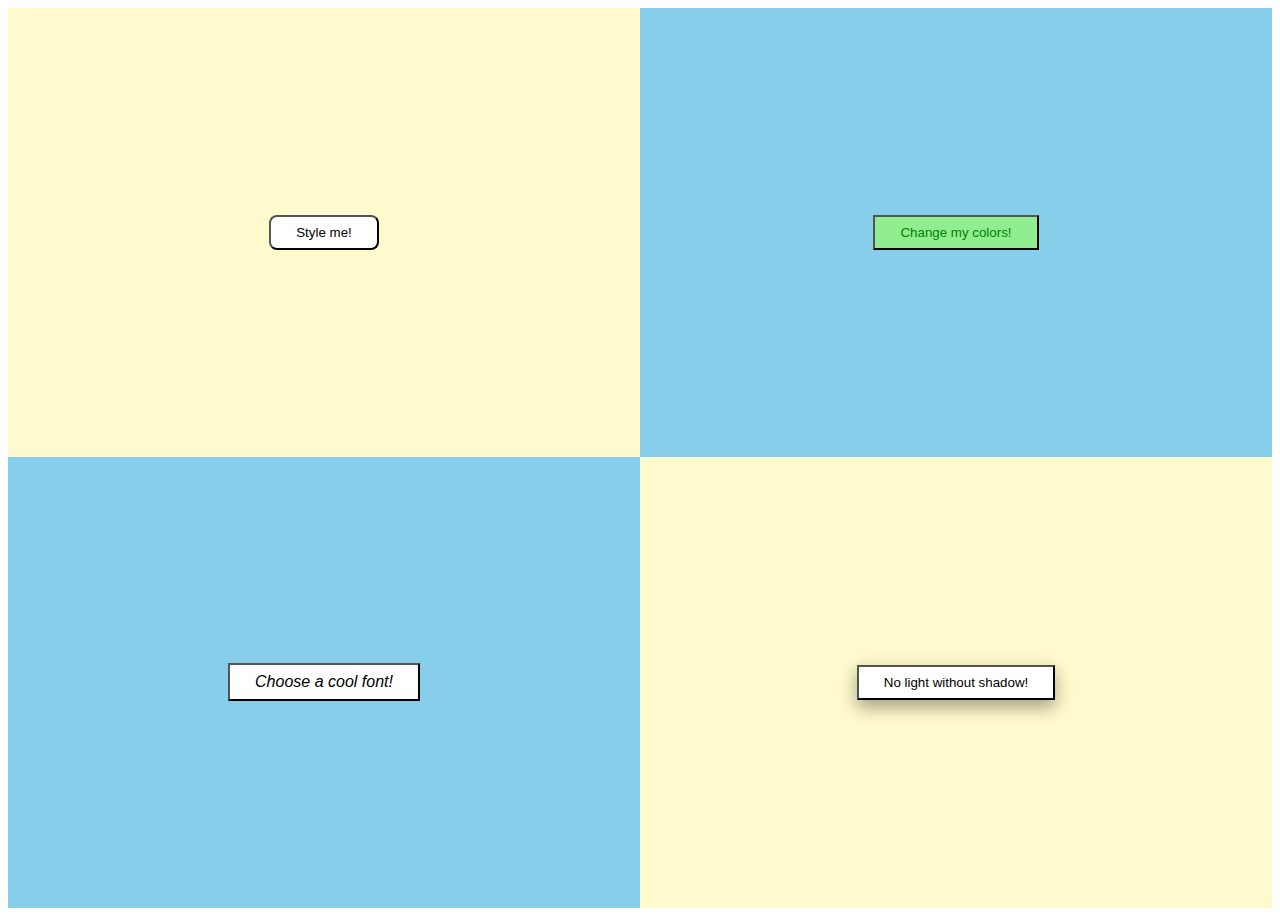
<file: css-basics_button-styles/index.html>
<!DOCTYPE html>
<html lang="en">
  <head>
    <meta charset="utf-8" />
    <meta
      name="viewport"
      content="width=device-width, initial-scale=1, shrink-to-fit=no"
    />
    <title>HTML & CSS</title>
    <link rel="stylesheet" href="./css/styles.css" />
  </head>
  <body>
    <!-- Don't worry about the HTML, you don't need to change anything here -->
    <section><button class="button1">Style me!</button></section>
    <section class="skyblue">
      <button class="button2">Change my colors!</button>
    </section>
    <section class="skyblue">
      <button class="button3">Choose a cool font!</button>
    </section>
    <section><button class="button4">No light without shadow!</button></section>
  </body>
</html>
</file>
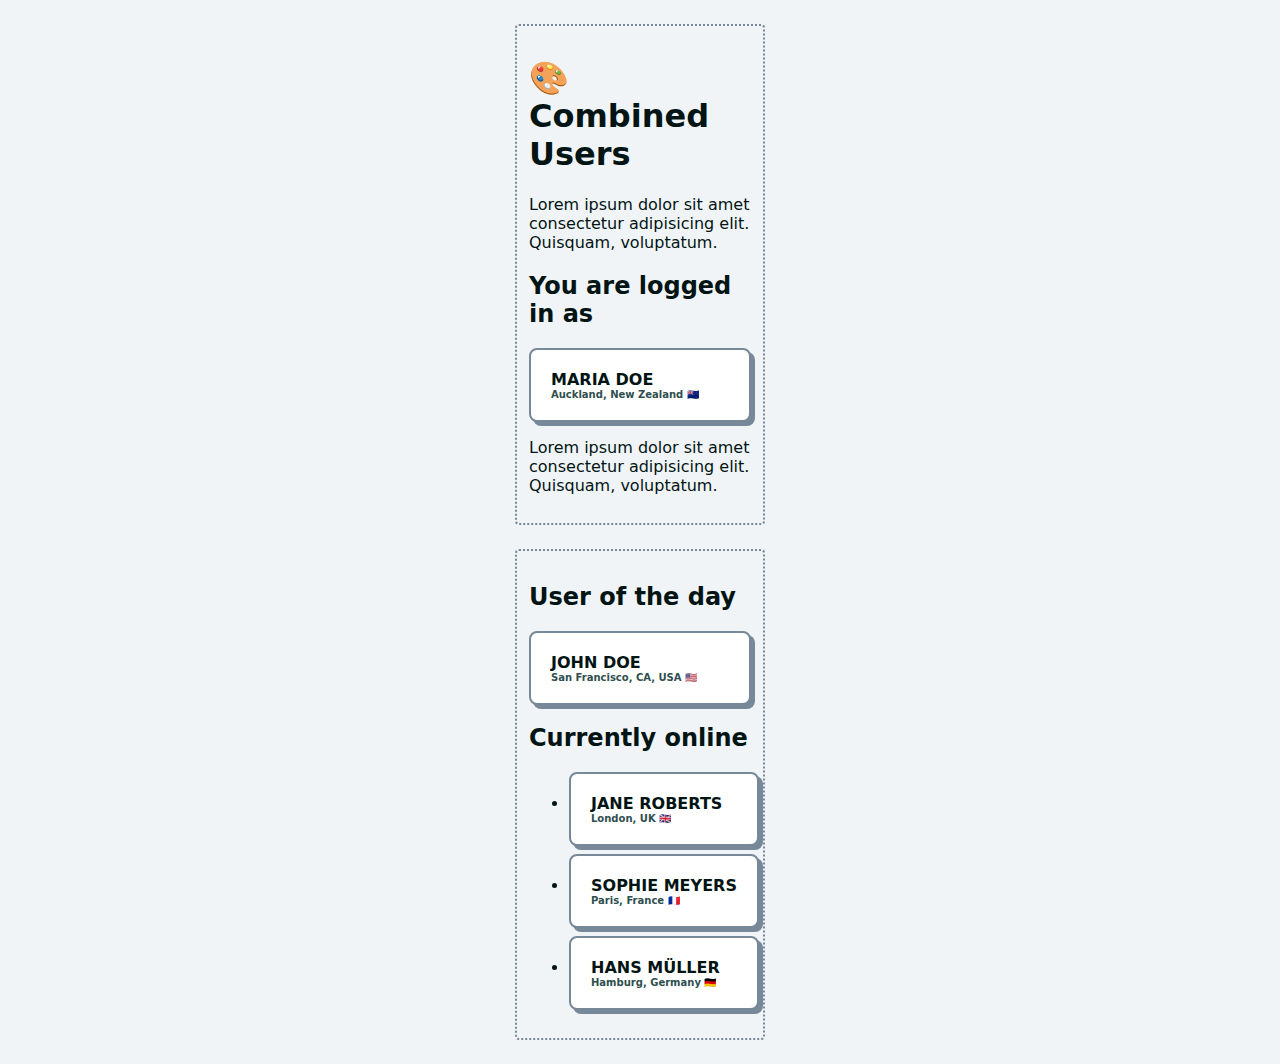
<file: css-basics_combined-users/index.html>
<!DOCTYPE html>
<!-- add class="debug" to the html element to show helper texts -->
<html lang="en" class="">
  <head>
    <meta charset="utf-8" />
    <meta
      name="viewport"
      content="width=device-width, initial-scale=1, shrink-to-fit=no"
    />
    <title>CSS Basics: Combined Users</title>
    <link rel="stylesheet" href="./css/styles.css" />
    <link rel="stylesheet" href="./css/debug.css" />
  </head>
  <body>
    <main>
      <h1>🎨 Combined Users</h1>
      <p>
        Lorem ipsum dolor sit amet consectetur adipisicing elit. Quisquam,
        voluptatum.
      </p>
      <h2>You are logged in as</h2>
      <article class="user">
        <h2 class="name">Maria Doe</h2>
        <p class="bio">
          Quisquam, voluptatum. Lorem ipsum dolor sit amet consectetur
          adipisicing elit.
        </p>
        <p class="location">Auckland, New Zealand 🇳🇿</p>
      </article>
      <p>
        Lorem ipsum dolor sit amet consectetur adipisicing elit. Quisquam,
        voluptatum.
      </p>
    </main>
    <aside>
      <h2>User of the day</h2>
      <article class="user">
        <h2 class="name">John Doe</h2>
        <p class="bio">
          Lorem ipsum dolor sit amet consectetur adipisicing elit. Quisquam,
          voluptatum.
        </p>
        <p class="location">San Francisco, CA, USA 🇺🇸</p>
      </article>
      <h2>Currently online</h2>
      <ul>
        <li>
          <article class="user">
            <h2 class="name">Jane Roberts</h2>
            <p class="bio">
              Lorem ipsum dolor sit amet consectetur adipisicing elit. Quisquam,
              voluptatum.
            </p>
            <p class="location">London, UK 🇬🇧</p>
          </article>
        </li>
        <li>
          <article class="user">
            <h2 class="name">Sophie Meyers</h2>
            <p class="bio">
              Lorem ipsum dolor sit amet consectetur adipisicing elit. Quisquam,
              voluptatum.
            </p>
            <p class="location">Paris, France 🇫🇷</p>
          </article>
        </li>
        <li>
          <article class="user">
            <h2 class="name">Hans Müller</h2>
            <p class="bio">
              Lorem ipsum dolor sit amet consectetur adipisicing elit. Quisquam,
              voluptatum.
            </p>
            <p class="location">Hamburg, Germany 🇩🇪</p>
          </article>
        </li>
      </ul>
    </aside>
  </body>
</html>
</file>
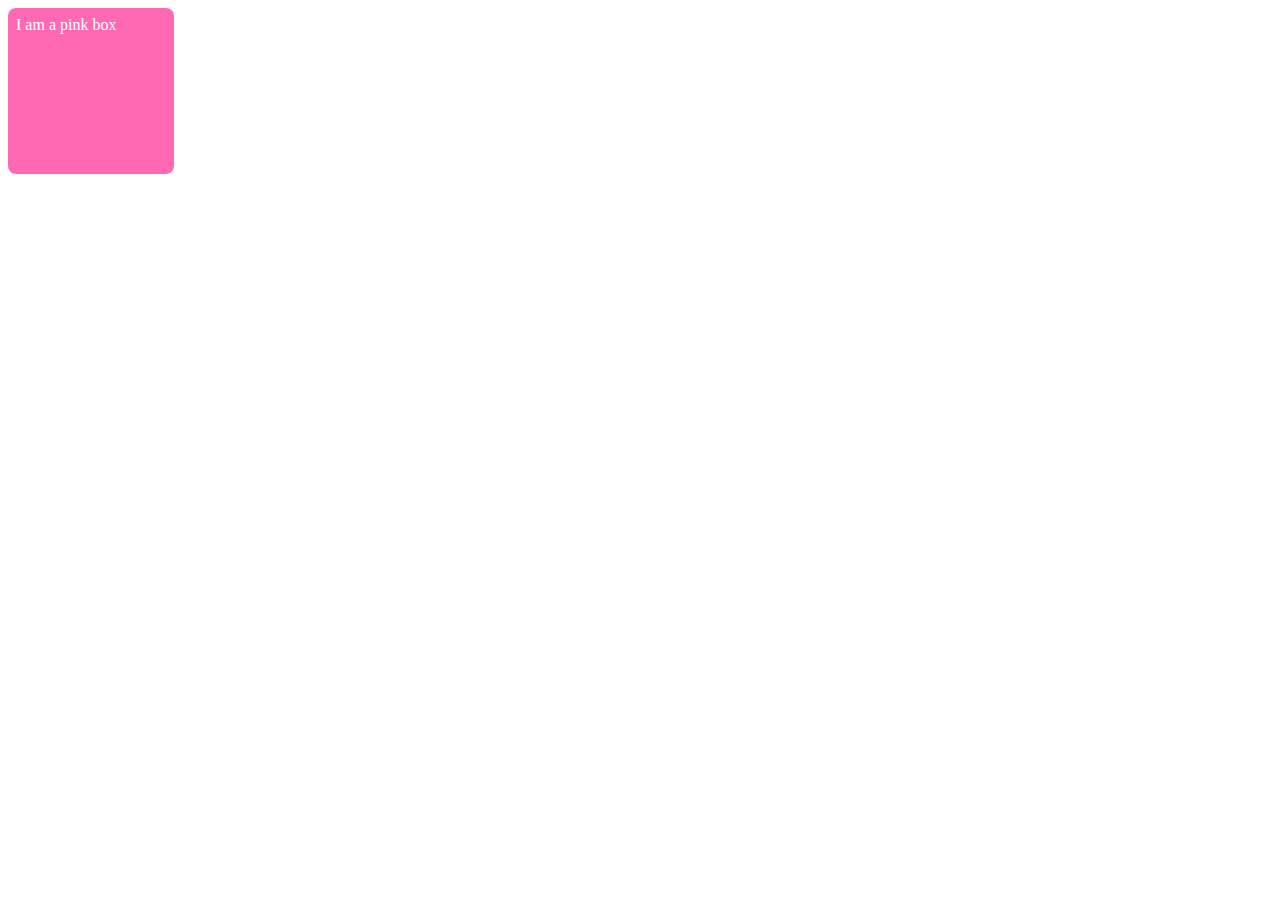
<file: css-basics_pink-box/index.html>
<!DOCTYPE html>
<html lang="en">
  <head>
    <meta charset="utf-8" />
    <meta
      name="viewport"
      content="width=device-width, initial-scale=1, shrink-to-fit=no"
    />
    <title>CSS Basics: Pink Box</title>
    <link rel="stylesheet" href="./css/styles.css" />
  </head>
  <body>
    <div>I am a pink box</div>
  </body>
</html>
</file>
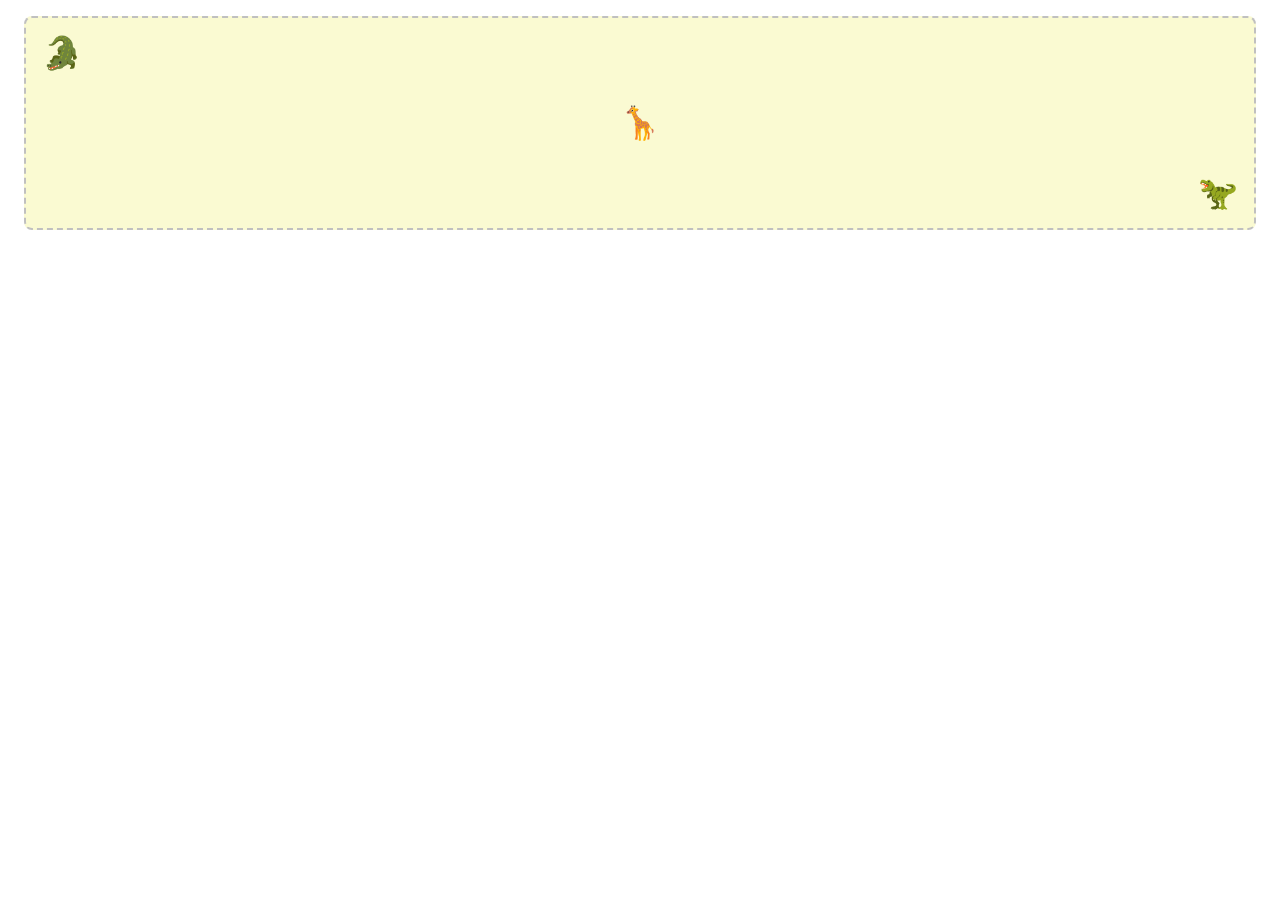
<file: css-basics_pseudo-park/index.html>
<!DOCTYPE html>
<html lang="en">
  <head>
    <meta charset="utf-8" />
    <meta
      name="viewport"
      content="width=device-width, initial-scale=1, shrink-to-fit=no"
    />
    <link rel="stylesheet" href="css/styles.css" />
    <title>CSS Basics: Pseudo Park</title>
  </head>
  <body>
    <main class="park">
      <div class="animal crocodile">🐊</div>
      <div class="animal giraffe">🦒</div>
      <div class="animal dino">🦖</div>
    </main>
  </body>
</html>
</file>
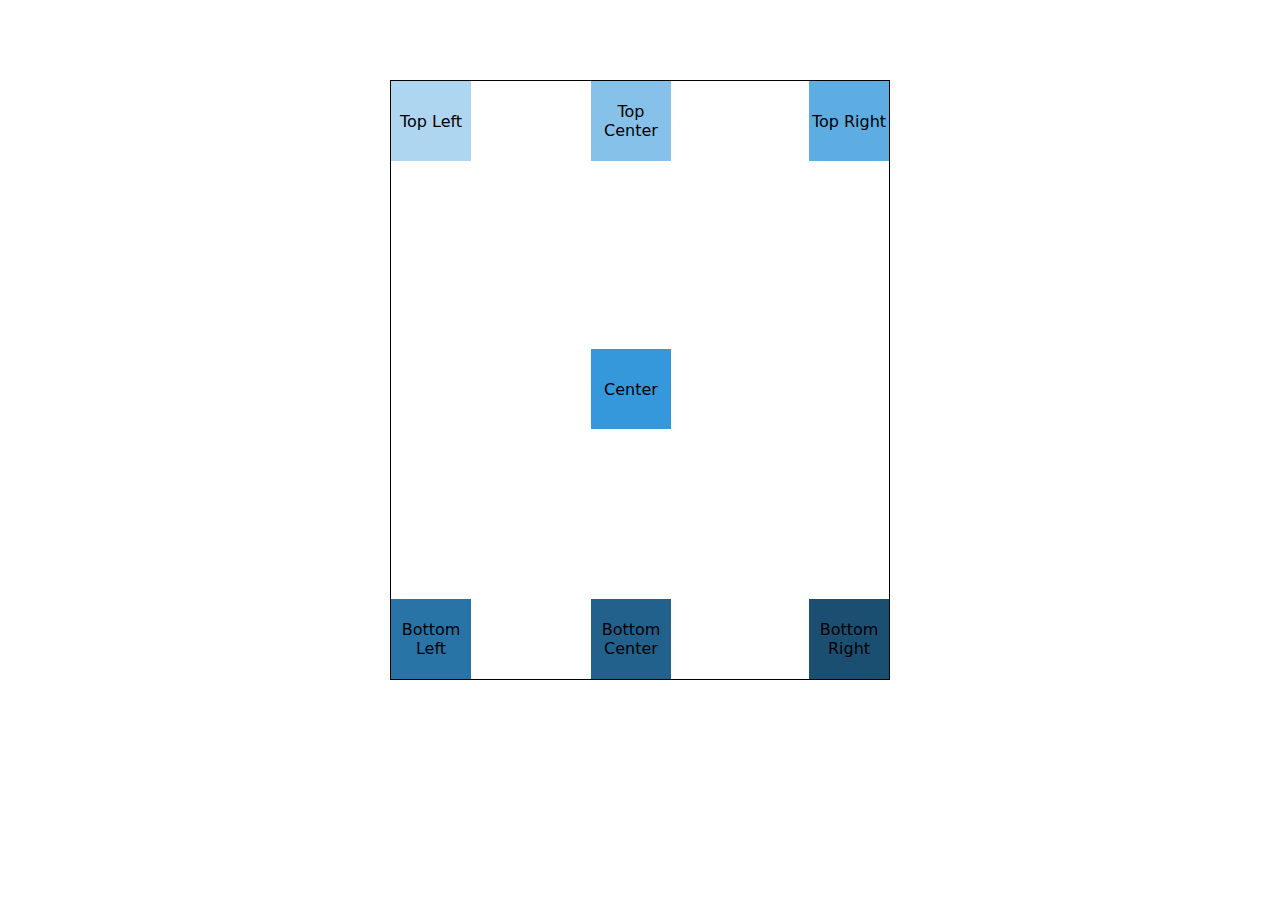
<file: css-positioning_absolute-no-advanced-requirements/index.html>
<!DOCTYPE html>
<html lang="en">
  <head>
    <meta charset="utf-8" />
    <meta
      name="viewport"
      content="width=device-width, initial-scale=1, shrink-to-fit=no"
    />
    <title>HTML & CSS</title>
    <link rel="stylesheet" href="./css/styles.css" />
  </head>
  <body>
    <!-- You do not need to change the HTML code for this exercise! -->
    <main>
      <div class="box box--top-left">Top Left</div>
      <div class="box box--top-center">Top Center</div>
      <div class="box box--top-right">Top Right</div>
      <div class="box box--center">Center</div>
      <div class="box box--bottom-left">Bottom Left</div>
      <div class="box box--bottom-center">Bottom Center</div>
      <div class="box box--bottom-right">Bottom Right</div>
    </main>
  </body>
</html>
</file>
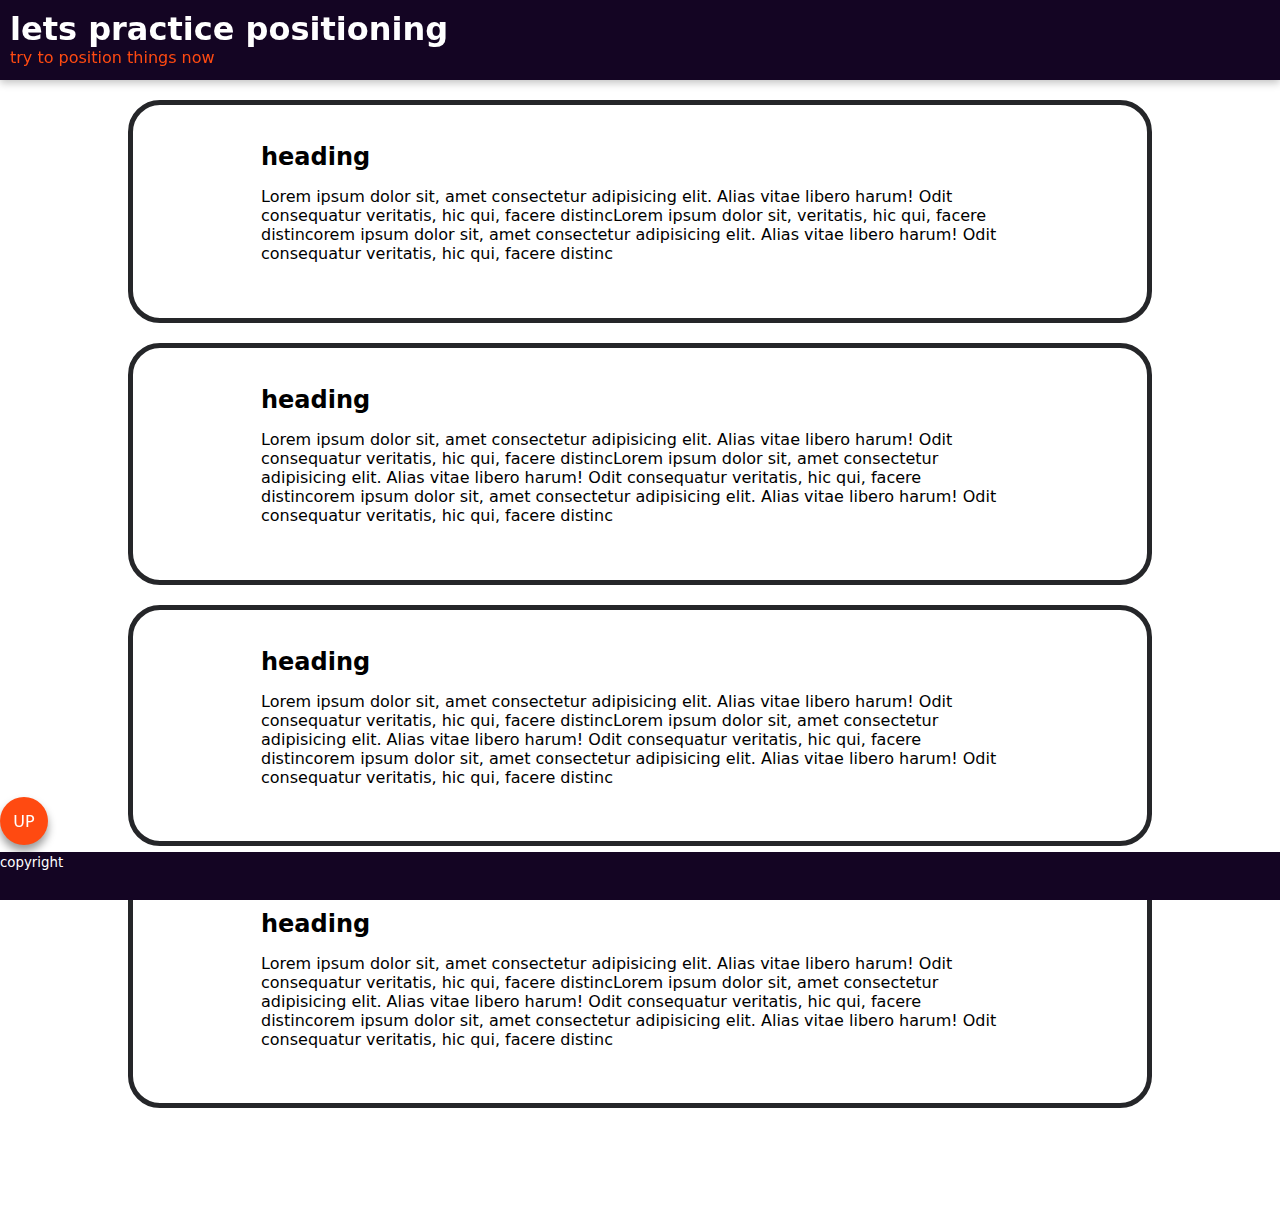
<file: css-positioning_layout-with-position/index.html>
<!DOCTYPE html>
<html lang="en">
  <head>
    <meta charset="utf-8" />
    <meta
      name="viewport"
      content="width=device-width, initial-scale=1, shrink-to-fit=no"
    />
    <title>HTML & CSS</title>
    <link rel="stylesheet" href="./css/styles.css" />
  </head>
  <body>
    <header class="header">
      <h1 class="header__heading">lets practice positioning</h1>
      <span class="header__text">try to position things now</span>
    </header>
    <main>
      <section class="card" id="top">
        <h2 class="card__heading">heading</h2>
        <button class="card__bookmark">🐠</button>
        <p class="card__text">
          Lorem ipsum dolor sit, amet consectetur adipisicing elit. Alias vitae
          libero harum! Odit consequatur veritatis, hic qui, facere distincLorem
          ipsum dolor sit, veritatis, hic qui, facere distincorem ipsum dolor
          sit, amet consectetur adipisicing elit. Alias vitae libero harum! Odit
          consequatur veritatis, hic qui, facere distinc
        </p>
      </section>
      <section class="card">
        <h2 class="card__heading">heading</h2>
        <button class="card__bookmark">🐡</button>
        <p class="card__text">
          Lorem ipsum dolor sit, amet consectetur adipisicing elit. Alias vitae
          libero harum! Odit consequatur veritatis, hic qui, facere distincLorem
          ipsum dolor sit, amet consectetur adipisicing elit. Alias vitae libero
          harum! Odit consequatur veritatis, hic qui, facere distincorem ipsum
          dolor sit, amet consectetur adipisicing elit. Alias vitae libero
          harum! Odit consequatur veritatis, hic qui, facere distinc
        </p>
      </section>
      <section class="card">
        <h2 class="card__heading">heading</h2>
        <button class="card__bookmark">🐟</button>
        <p class="card__text">
          Lorem ipsum dolor sit, amet consectetur adipisicing elit. Alias vitae
          libero harum! Odit consequatur veritatis, hic qui, facere distincLorem
          ipsum dolor sit, amet consectetur adipisicing elit. Alias vitae libero
          harum! Odit consequatur veritatis, hic qui, facere distincorem ipsum
          dolor sit, amet consectetur adipisicing elit. Alias vitae libero
          harum! Odit consequatur veritatis, hic qui, facere distinc
        </p>
      </section>
      <section class="card">
        <h2 class="card__heading">heading</h2>
        <button class="card__bookmark">🐠</button>
        <p class="card__text">
          Lorem ipsum dolor sit, amet consectetur adipisicing elit. Alias vitae
          libero harum! Odit consequatur veritatis, hic qui, facere distincLorem
          ipsum dolor sit, amet consectetur adipisicing elit. Alias vitae libero
          harum! Odit consequatur veritatis, hic qui, facere distincorem ipsum
          dolor sit, amet consectetur adipisicing elit. Alias vitae libero
          harum! Odit consequatur veritatis, hic qui, facere distinc
        </p>
      </section>
      <a href="#top" class="goto-top">UP</a>
    </main>

    <footer class="footer">
      <small class="footer__text">copyright</small>
    </footer>
  </body>
</html>
</file>
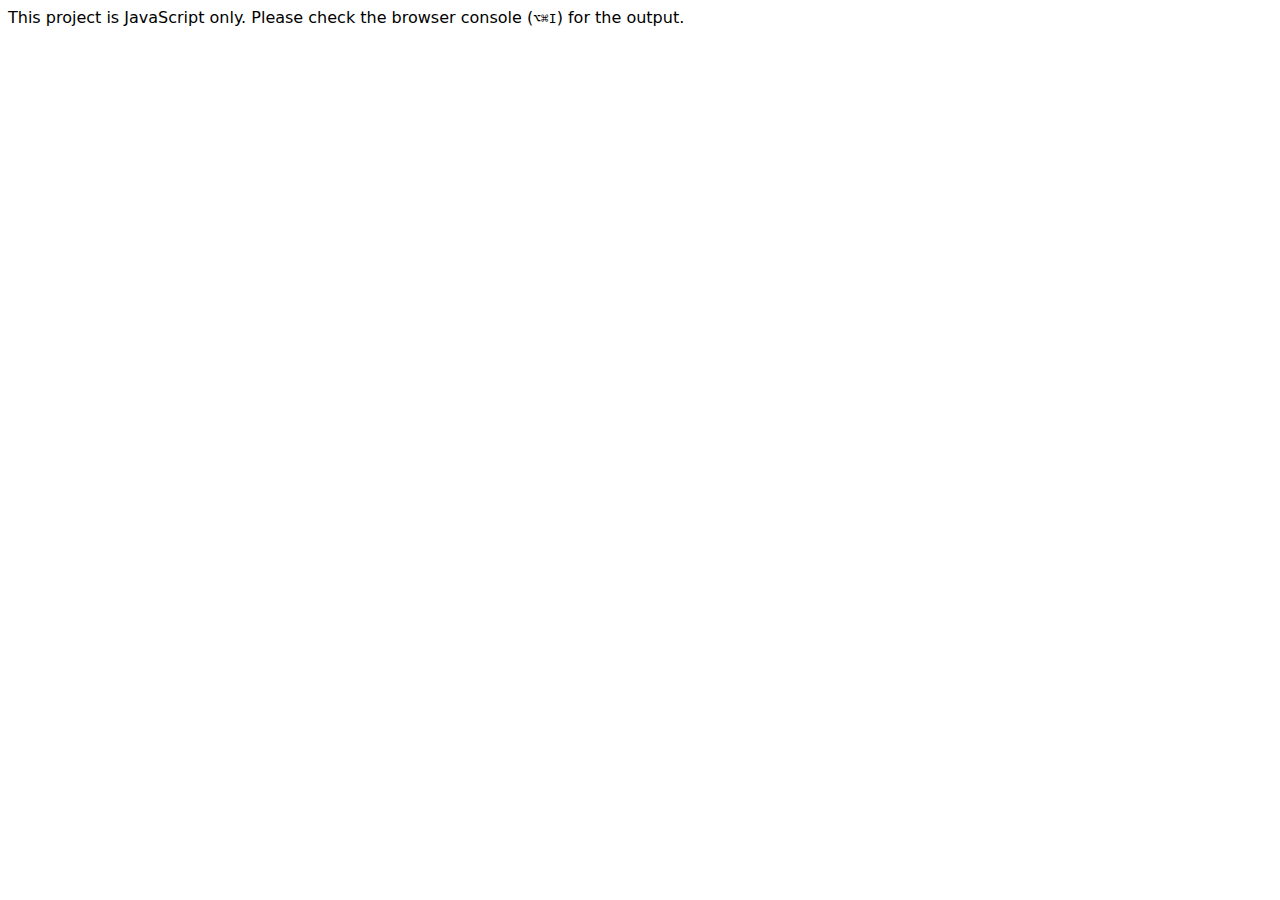
<file: js-array-methods-2_animal-objects/index.html>
<!DOCTYPE html>
<html lang="en">
  <head>
    <meta charset="UTF-8" />
    <meta name="viewport" content="width=device-width, initial-scale=1.0" />
    <title>TITLE</title>
    <script type="module" src="./index.js"></script>
    <style>
      body {
        font-family: system-ui;
      }
    </style>
  </head>
  <body>
    This project is JavaScript only. Please check the browser console (<kbd
      >⌥</kbd
    ><kbd>⌘</kbd><kbd>I</kbd>) for the output.
  </body>
</html>
</file>
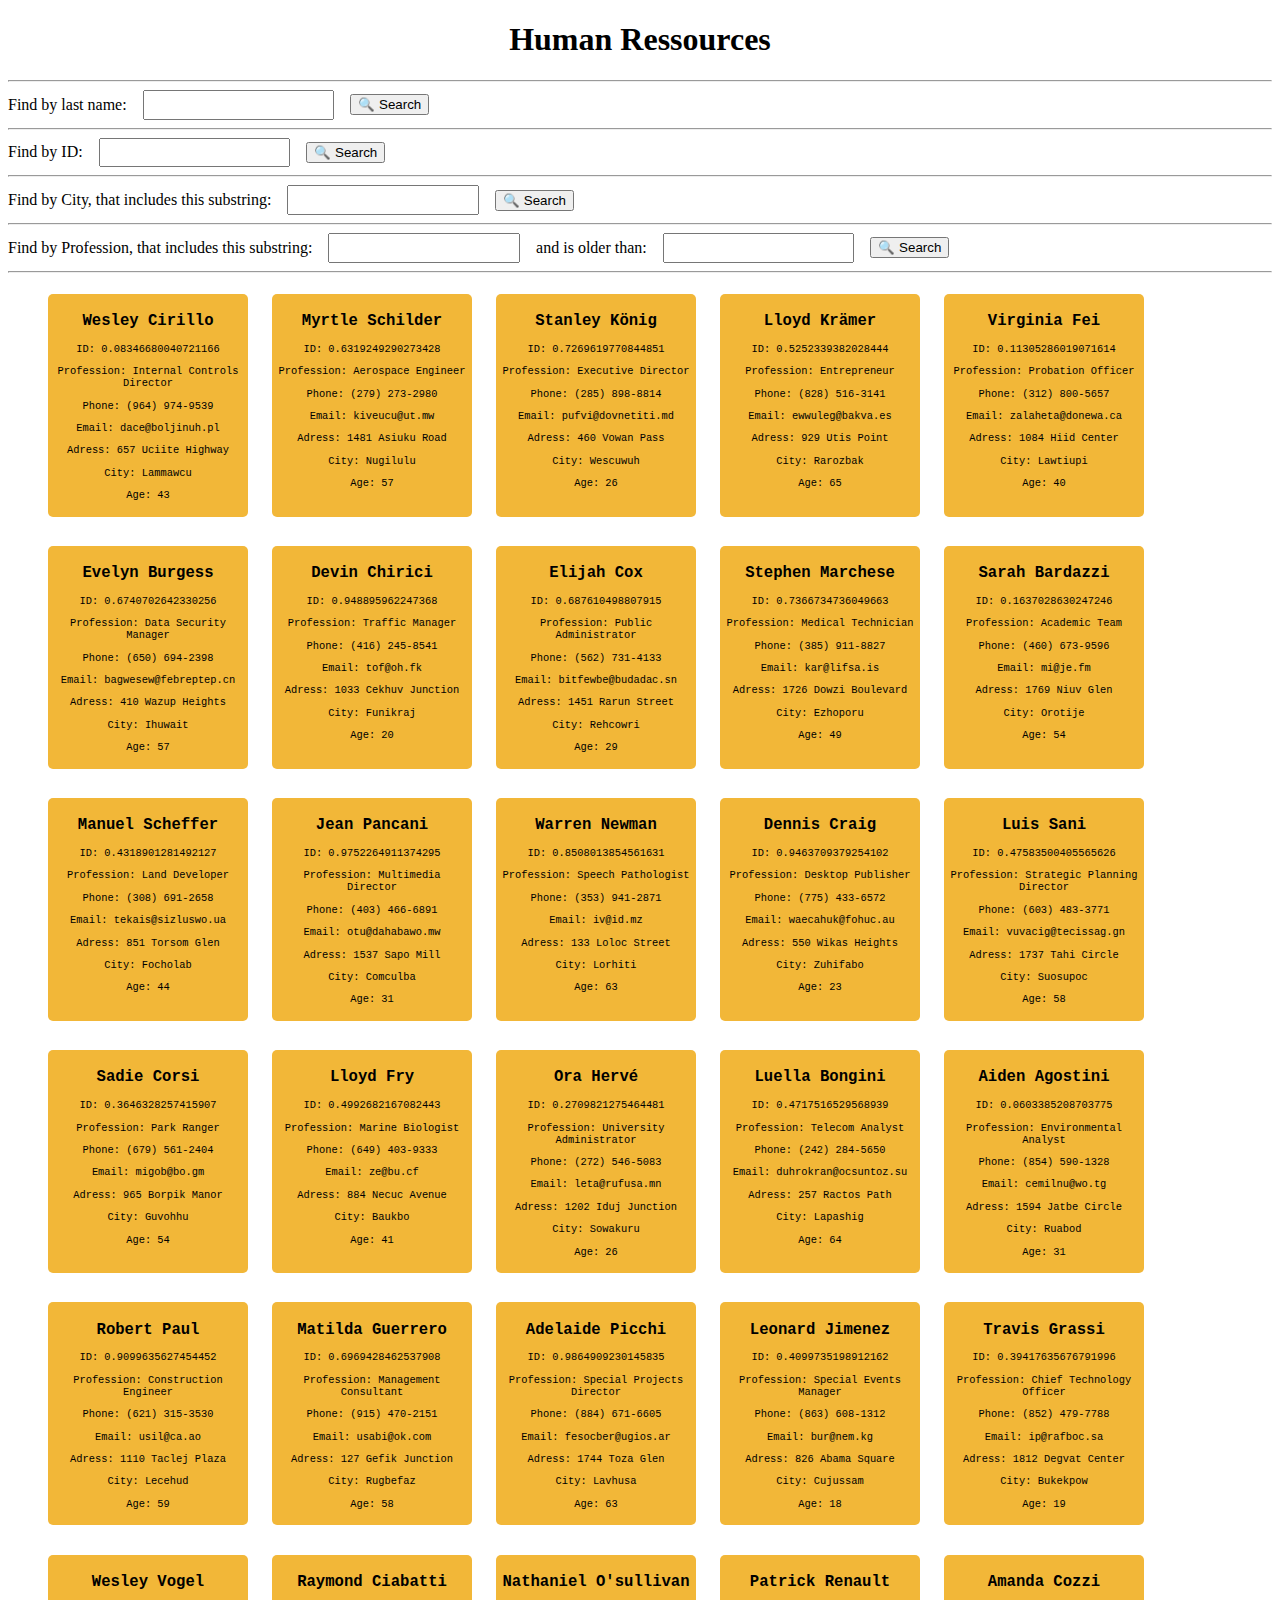
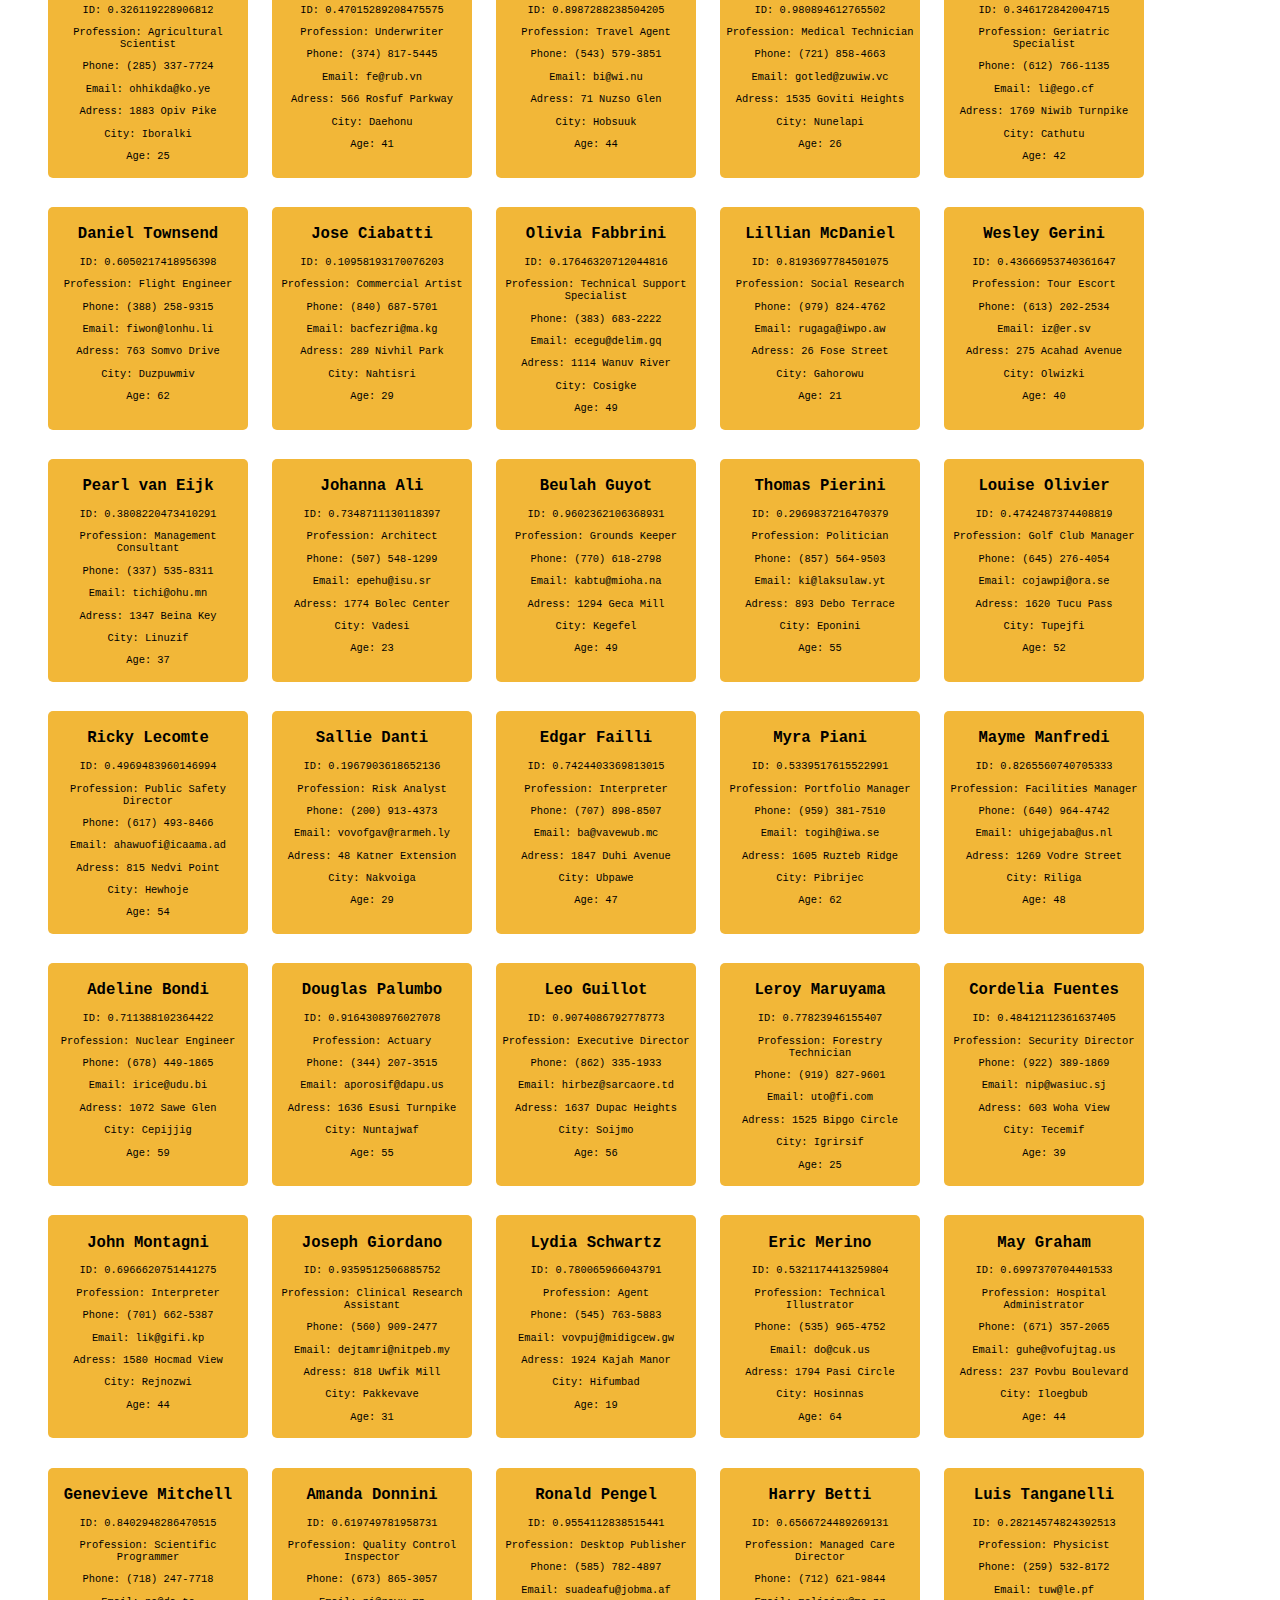
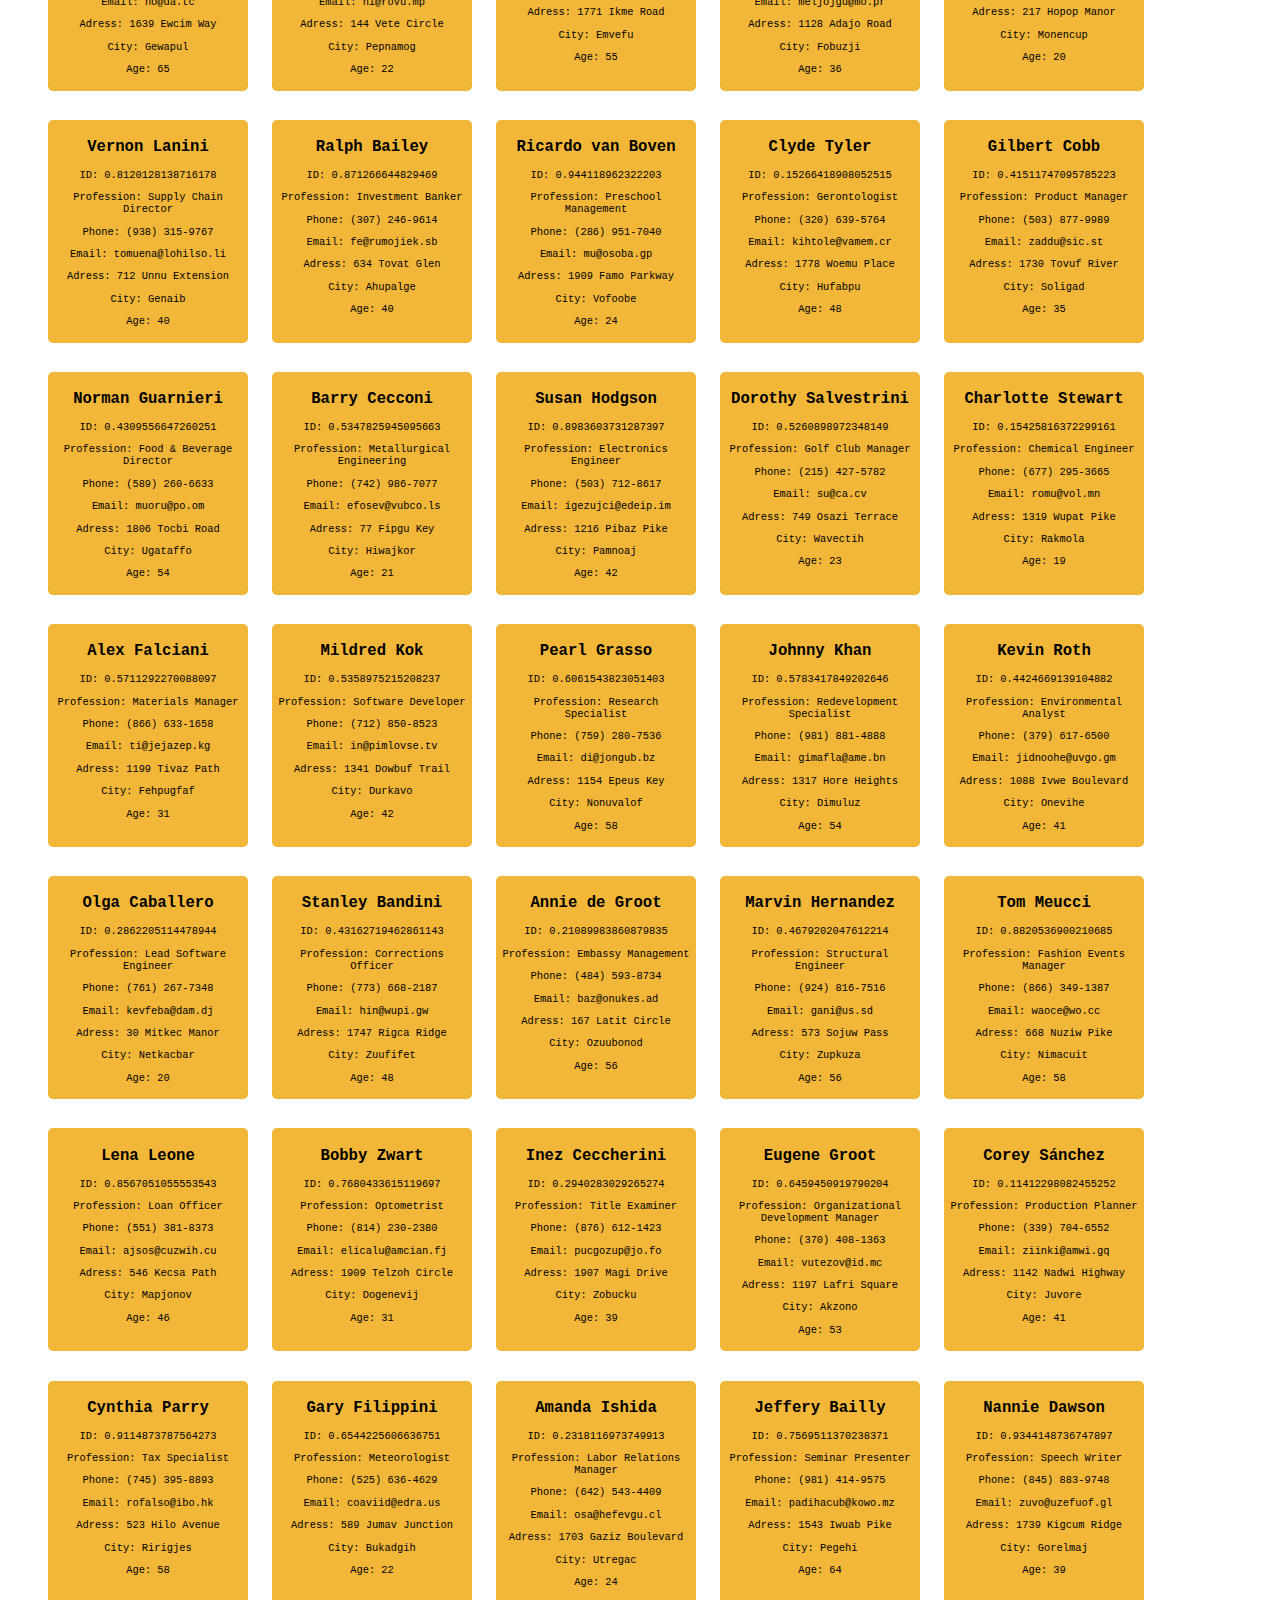
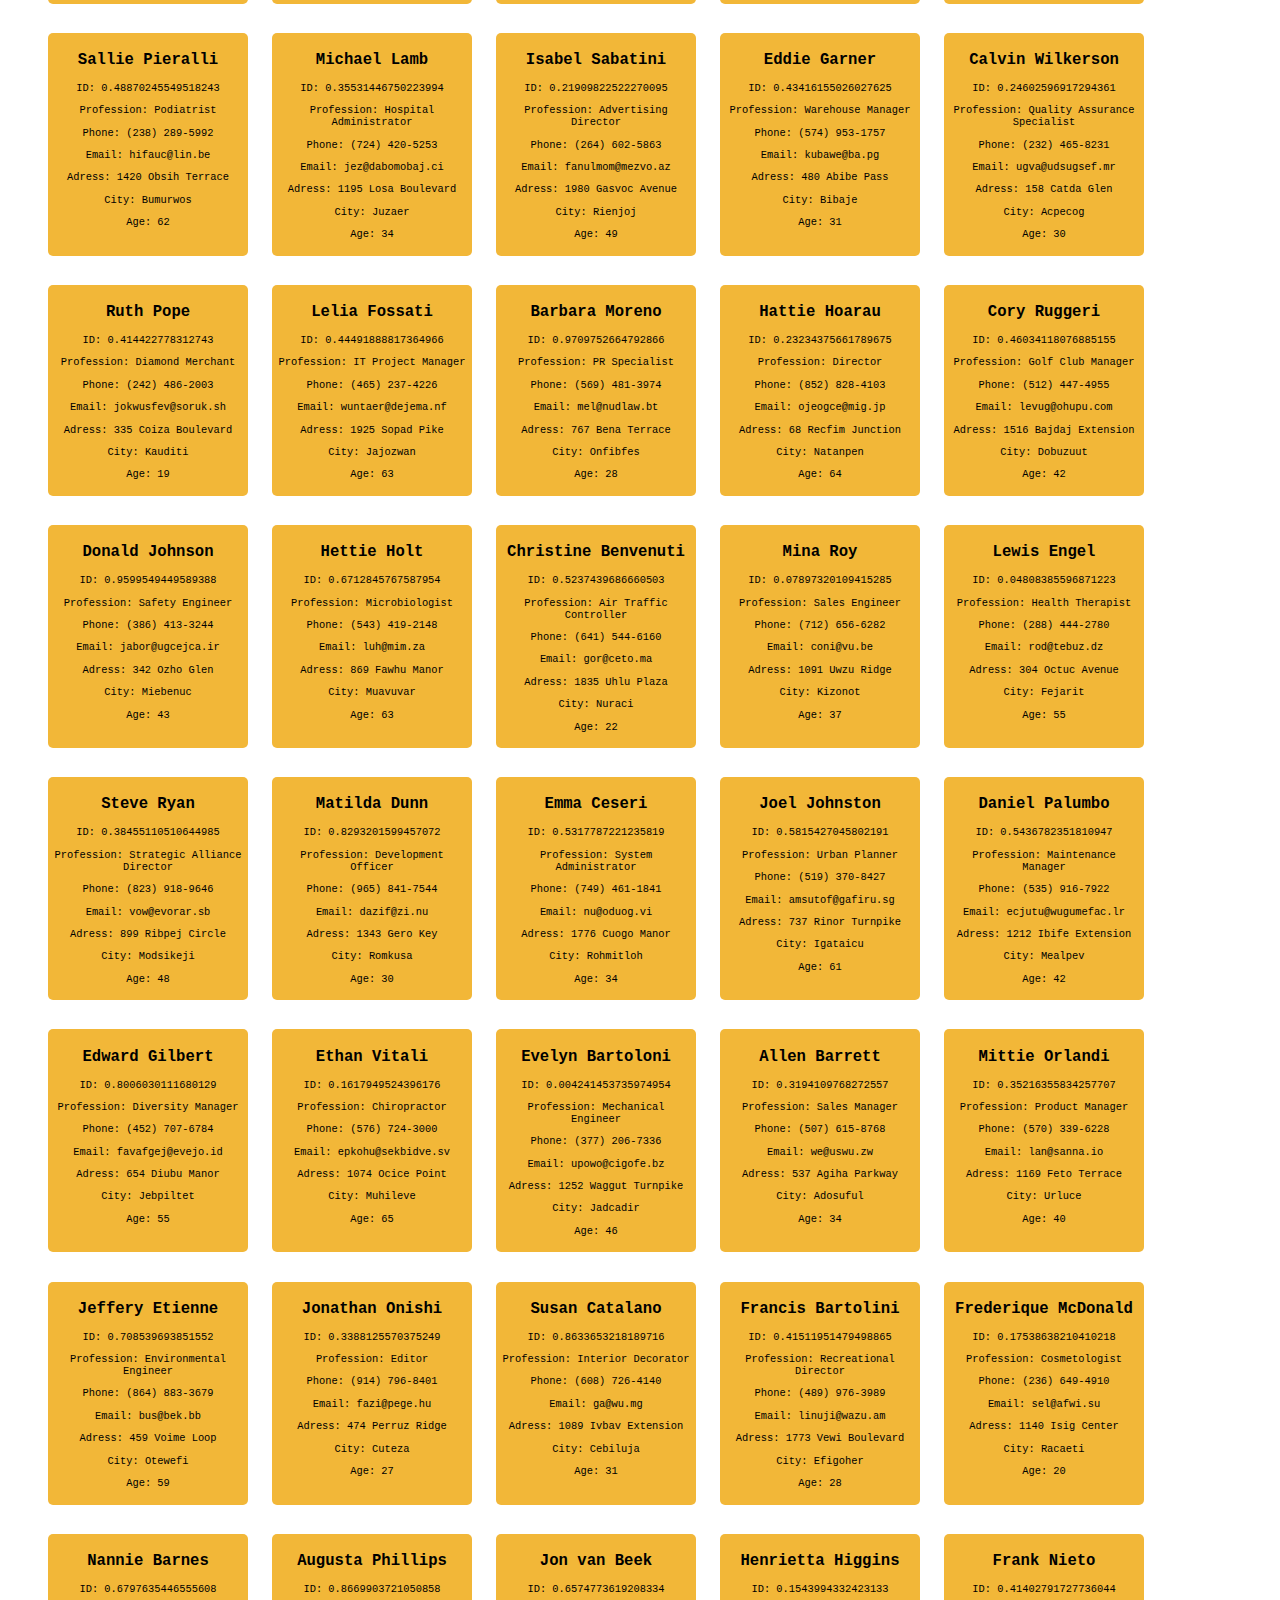
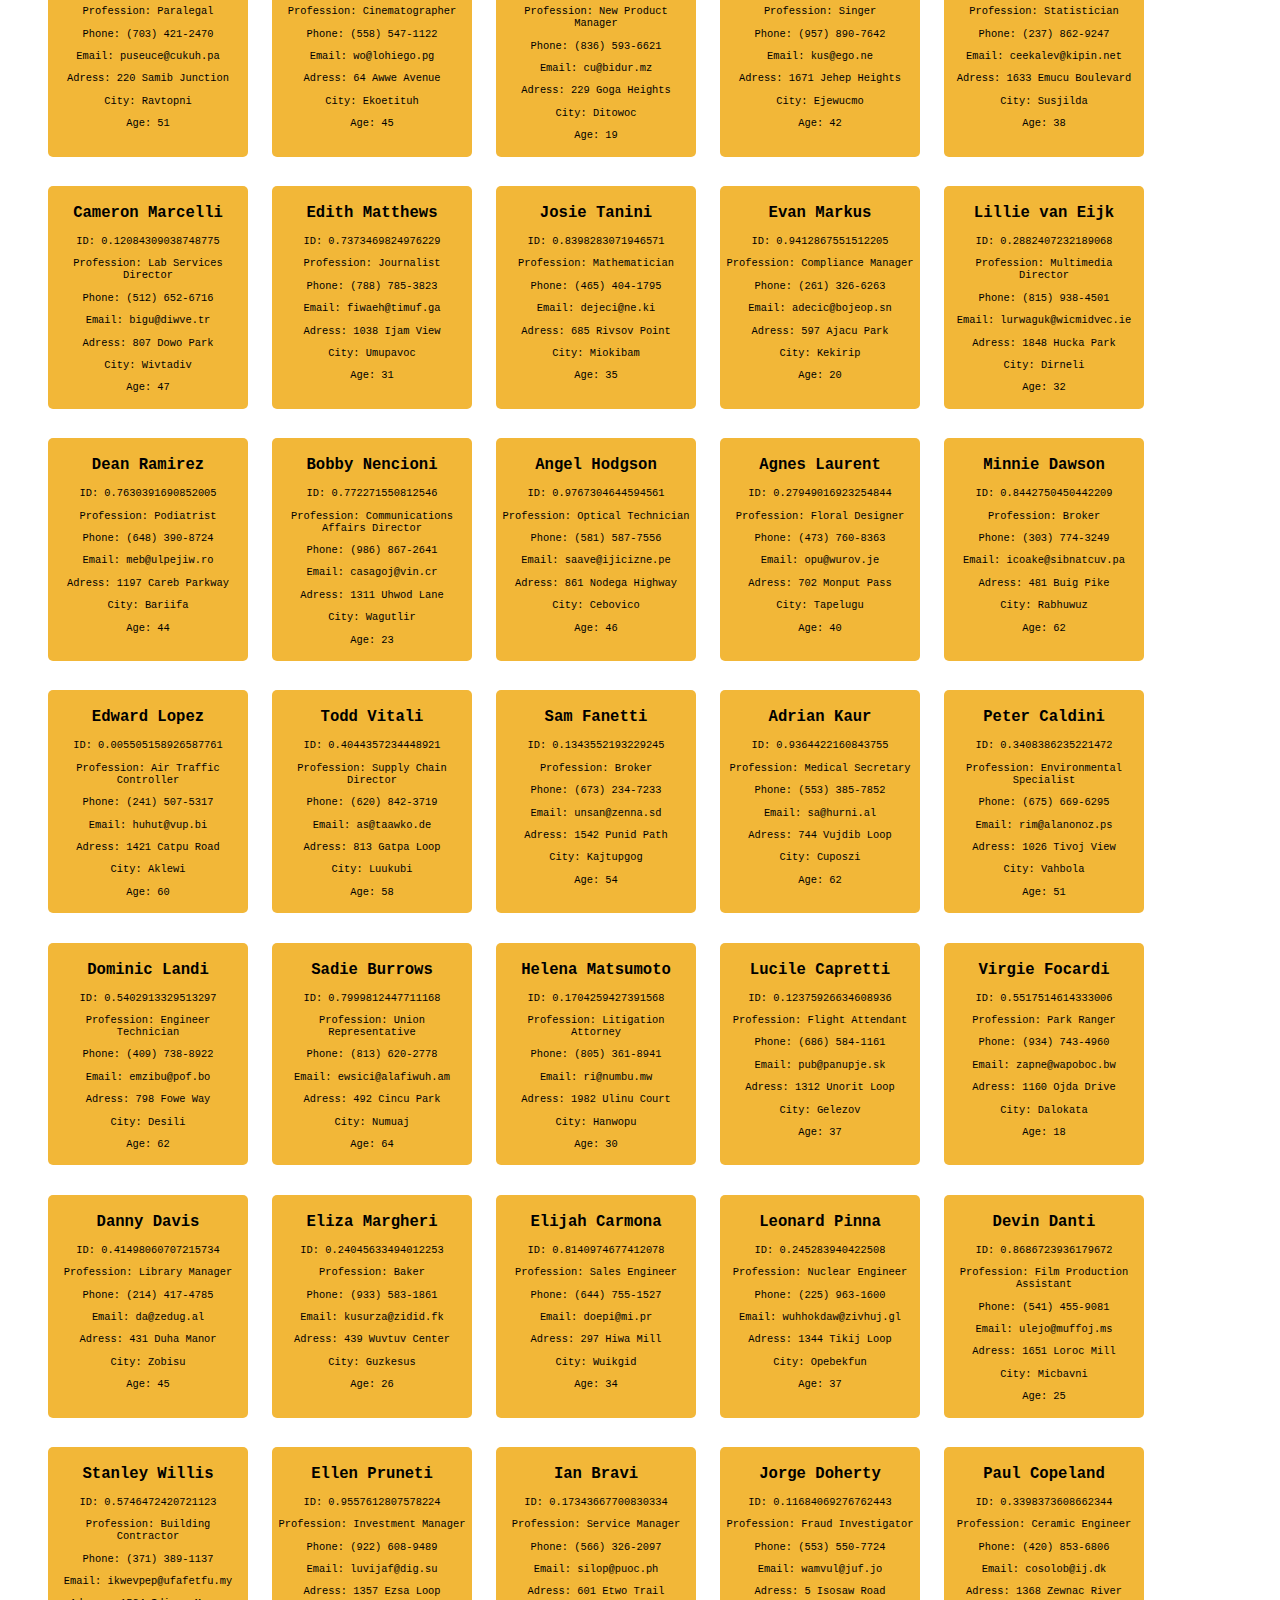
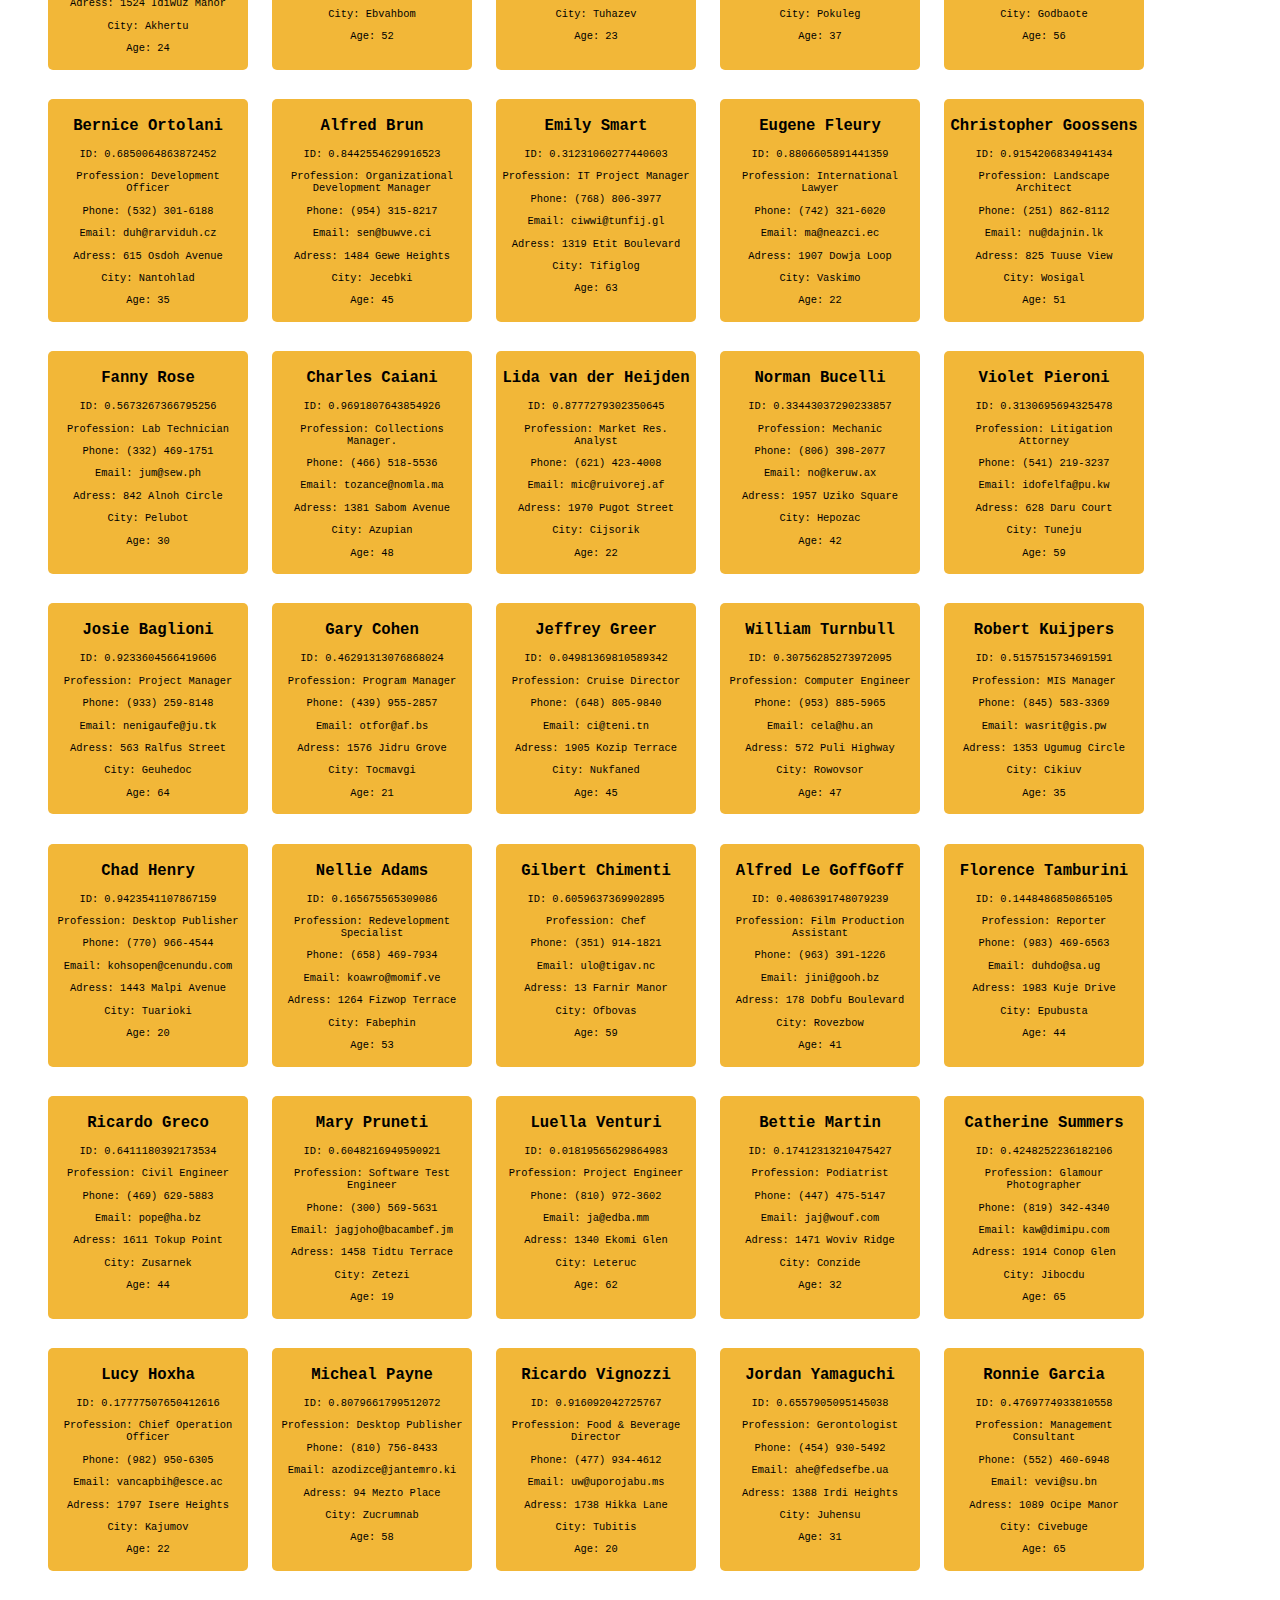
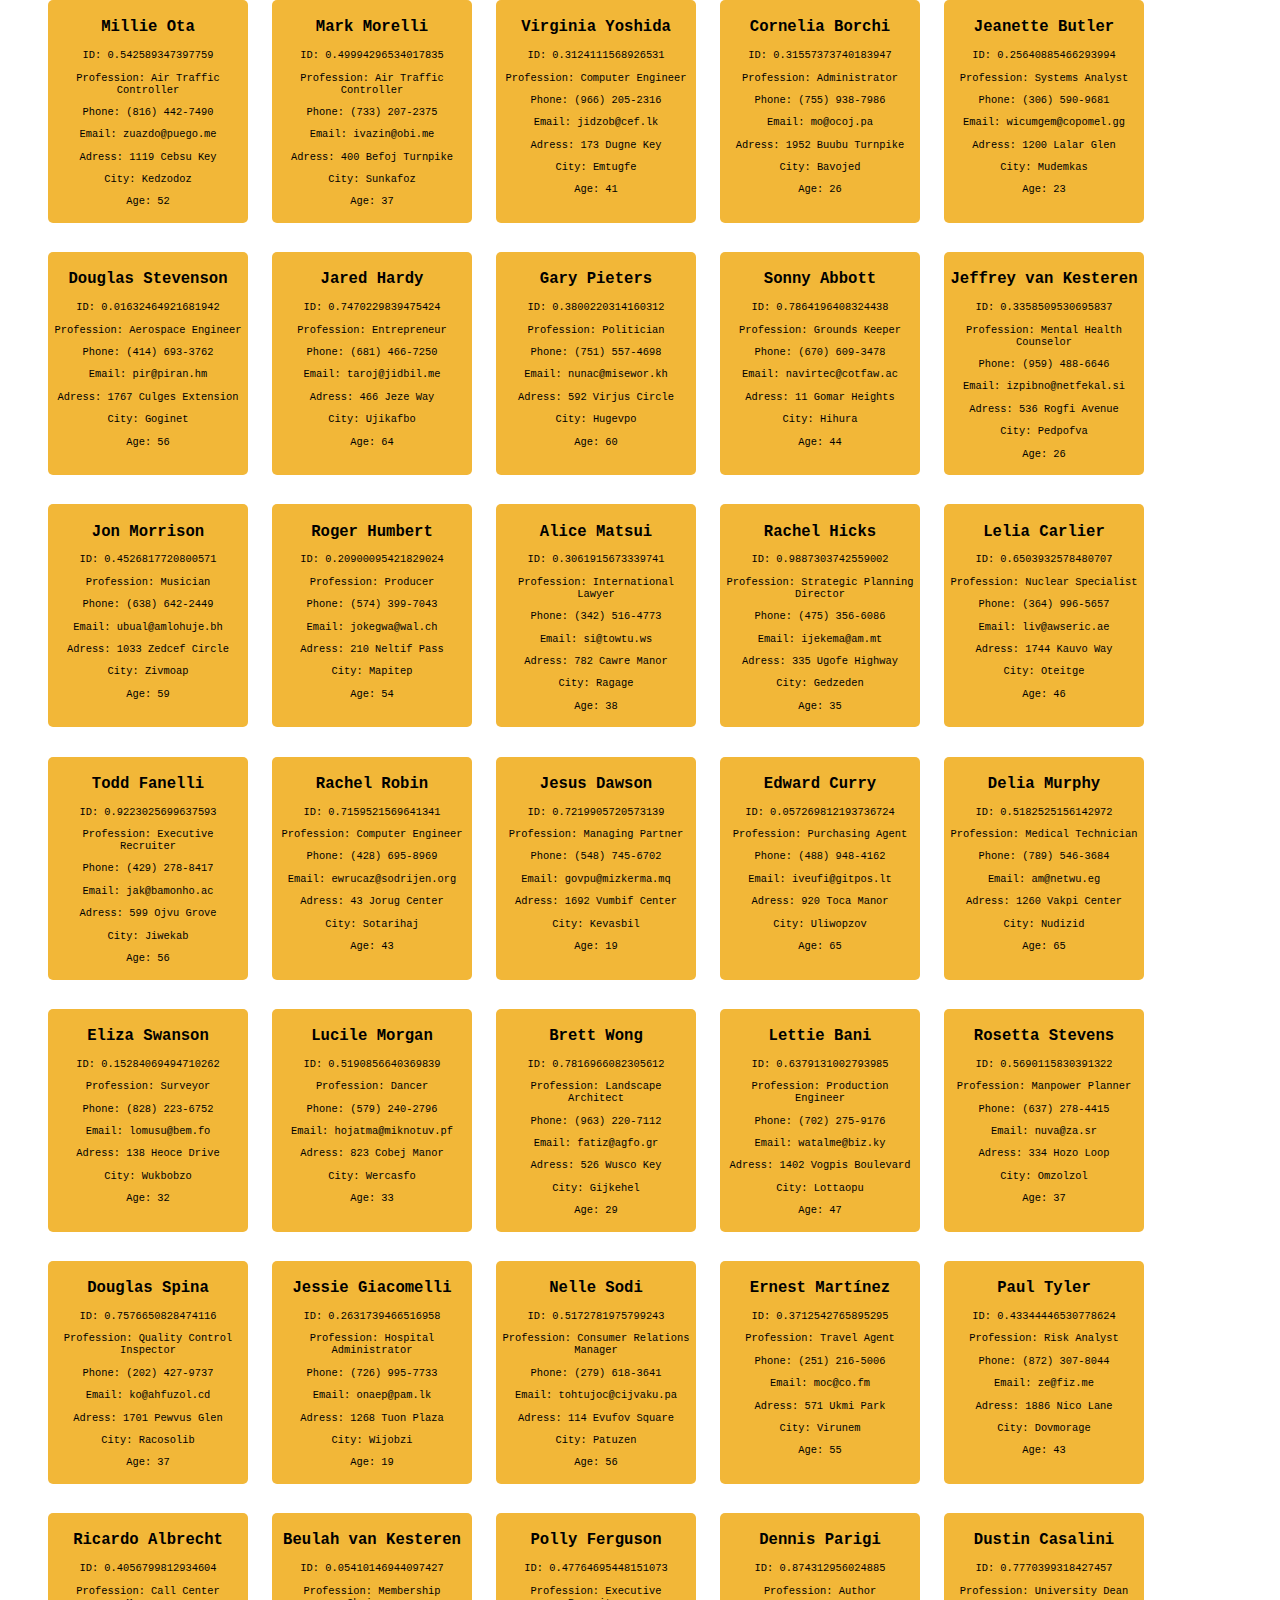
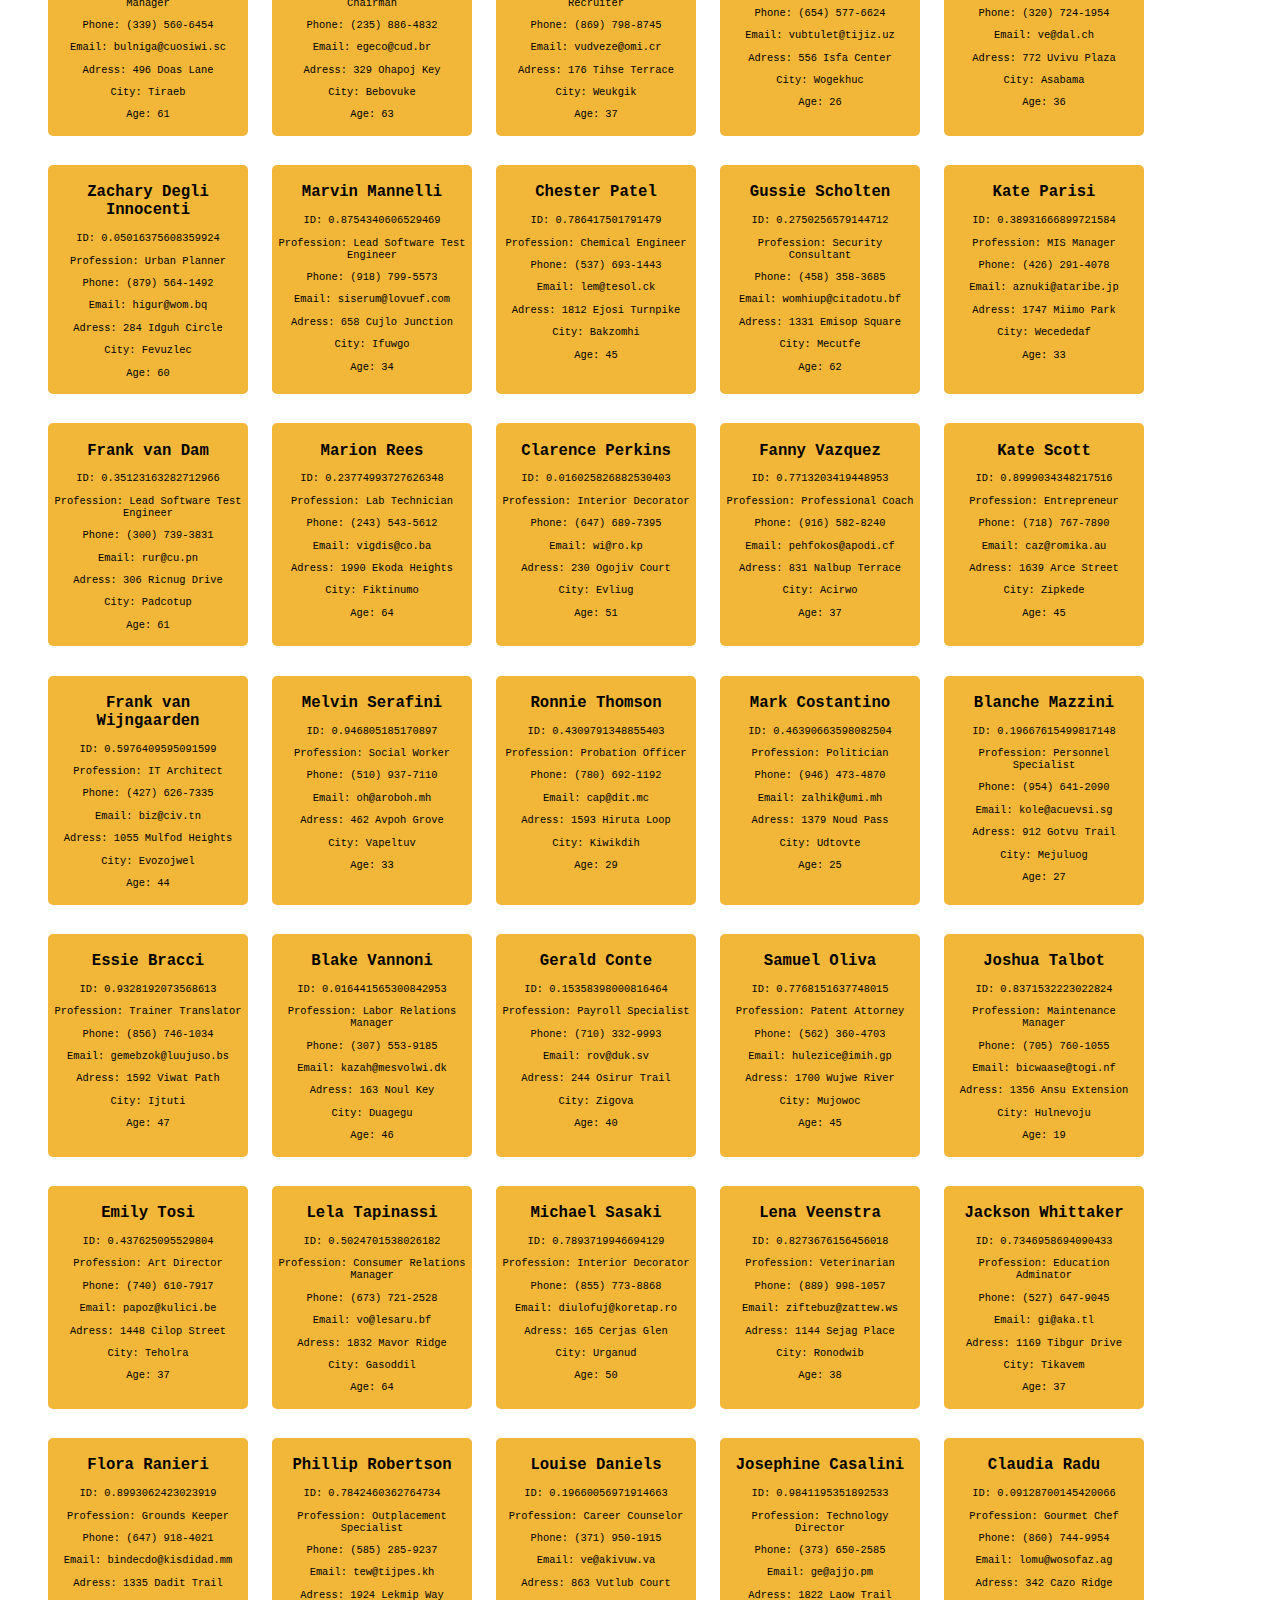
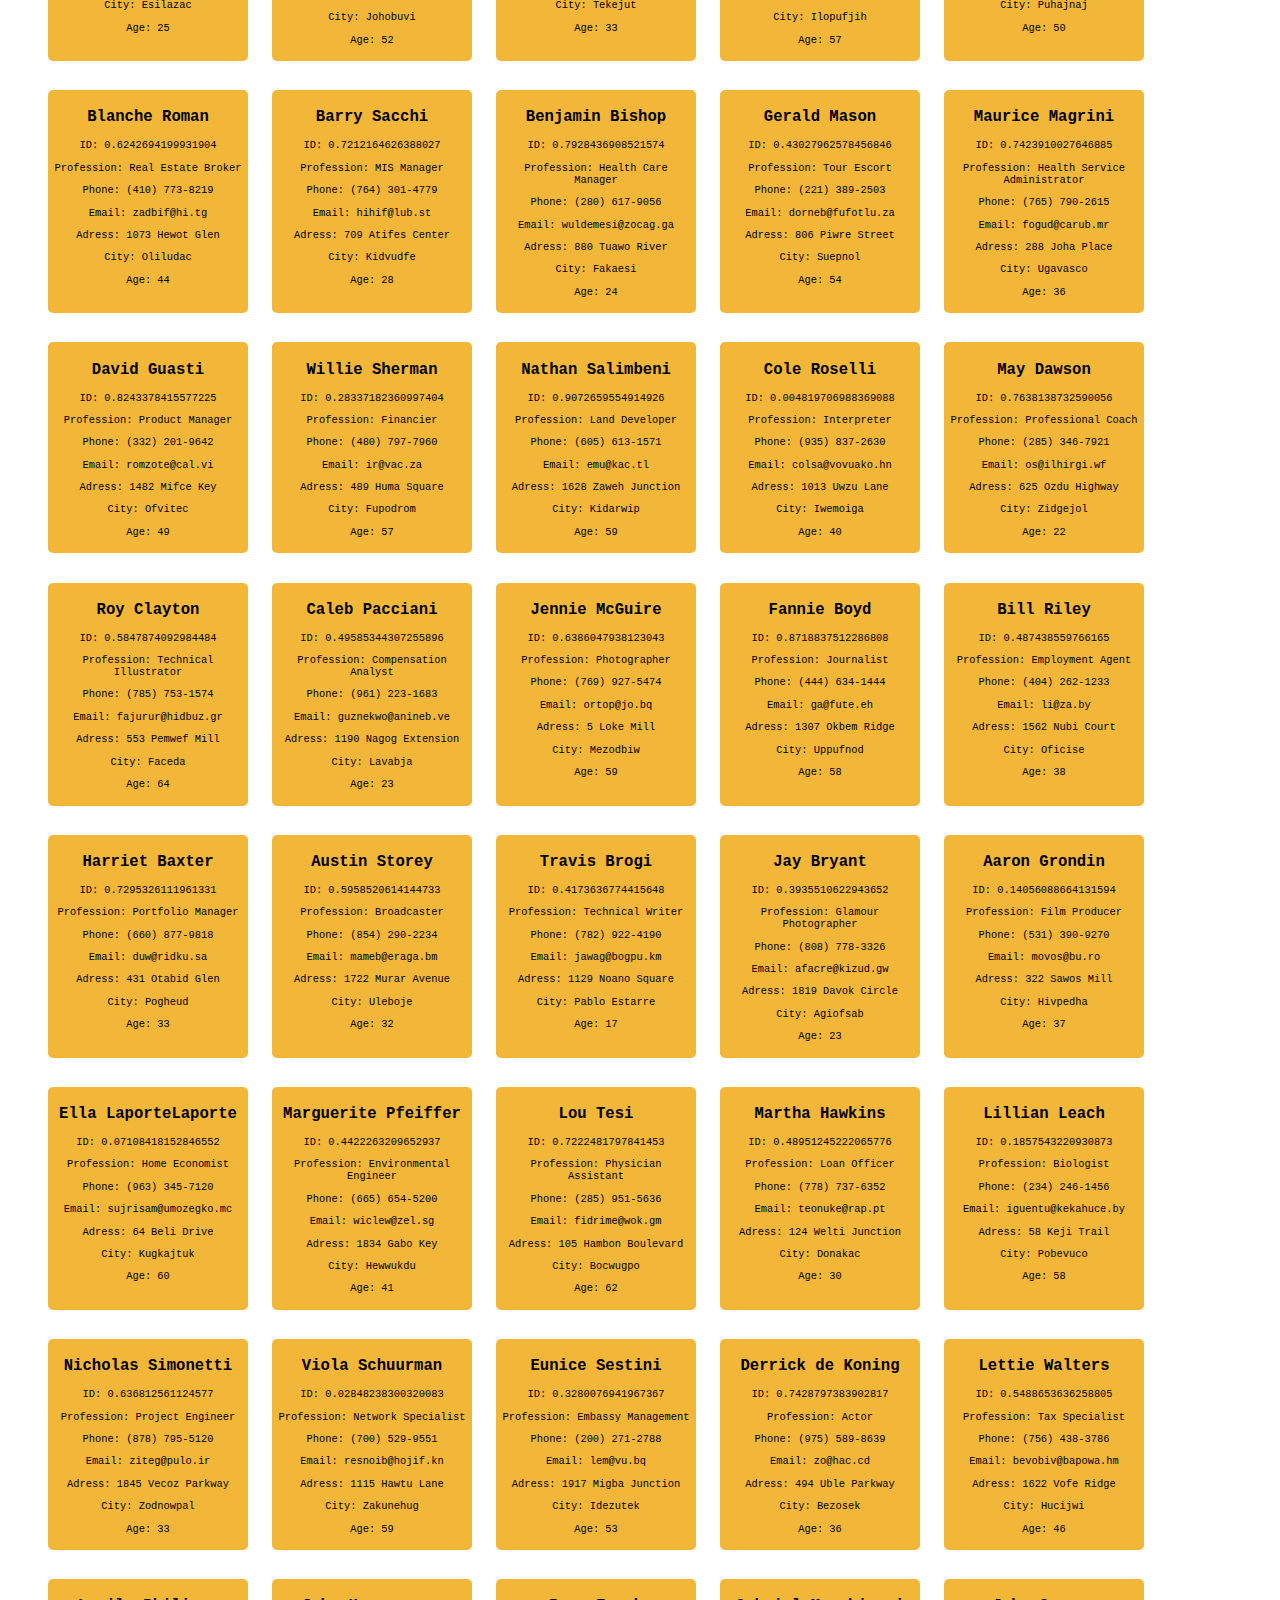
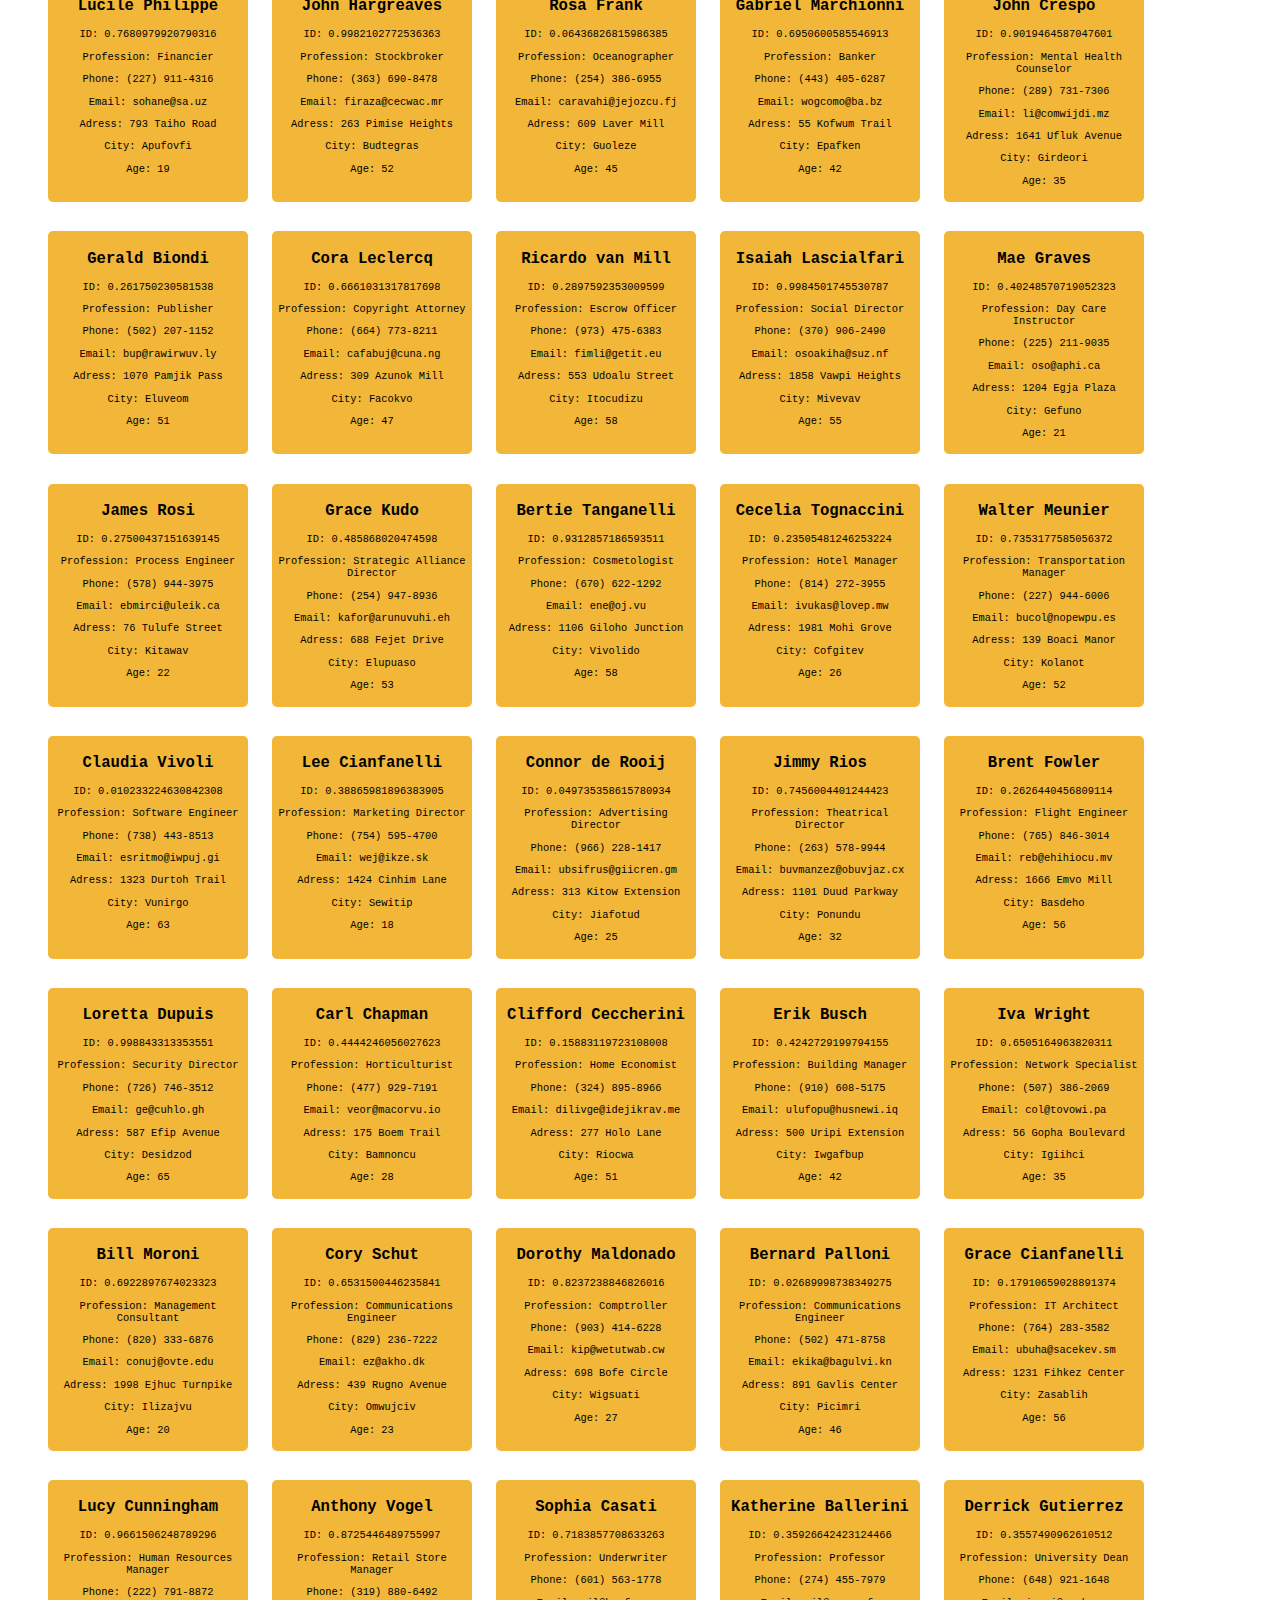
<file: js-array-methods-2_employees/index.html>
<!DOCTYPE html>
<html lang="en">
  <head>
    <meta charset="utf-8" />
    <meta
      name="viewport"
      content="width=device-width, initial-scale=1, shrink-to-fit=no"
    />
    <title>JS Array Methods 2: Employees</title>
    <link rel="stylesheet" href="./css/styles.css" />
    <script src="./js/index.js" type="module"></script>
  </head>
  <body>
    <h1>Human Ressources</h1>
    <hr />
    <div>
      <form data-js="form1">
        <label for="exercise1">Find by last name:</label>
        <input type="text" id="exercise1" name="exercise1" />
        <button>🔍 Search</button>
      </form>
      <output data-js="exercise1"></output>
    </div>
    <hr />
    <div>
      <form data-js="form2">
        <label for="exercise2">Find by ID:</label>
        <input type="text" id="exercise2" name="exercise2" />
        <button>🔍 Search</button>
      </form>
      <output data-js="exercise2"></output>
    </div>
    <hr />
    <div>
      <form data-js="form3">
        <label for="exercise3">Find by City, that includes this substring:</label>
        <input type="text" id="exercise3" name="exercise3" />
        <button>🔍 Search</button>
      </form>
      <output data-js="exercise3"></output>
    </div>
    <hr />
    <div>
      <form data-js="form4">
        <label for="exercise4">Find by Profession, that includes this substring:</label>
        <input type="text" id="exercise4" name="exercise4" />
        <label for="exercise4b">and is older than:</label>
        <input type="text" id="exercise4b" name="exercise4b" />
        <button>🔍 Search</button>
      </form>
      <output data-js="exercise4"></output>
    </div>
    <hr />
    <ul data-js="employees-list" class="employee-list"></ul>
  </body>
</html>
</file>
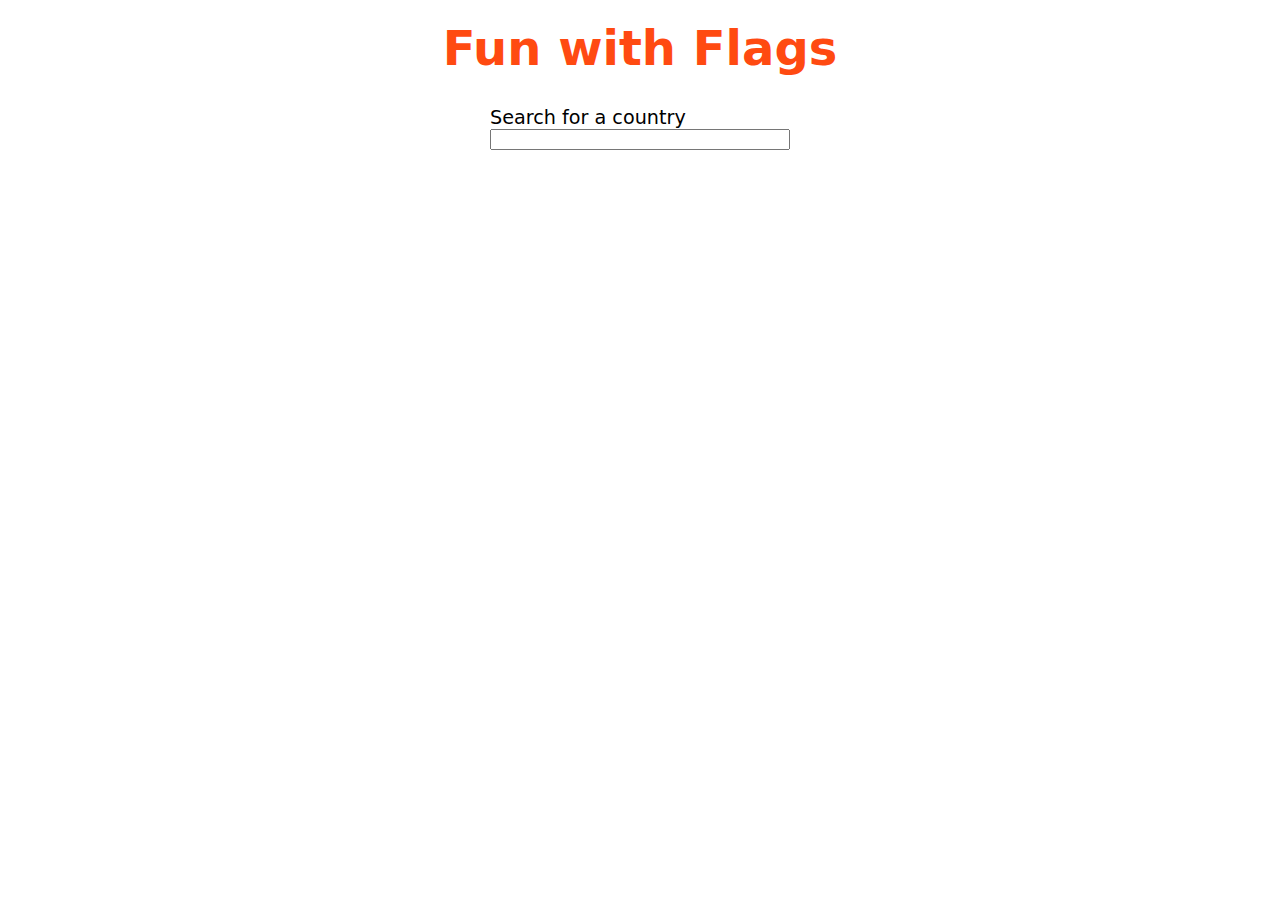
<file: js-array-methods-2_fun-with-flags/index.html>
<!DOCTYPE html>
<html lang="en">
  <head>
    <meta charset="utf-8" />
    <meta
      name="viewport"
      content="width=device-width, initial-scale=1, shrink-to-fit=no"
    />
    <title>🚩 Fun with Flags</title>
    <link rel="stylesheet" href="./styles.css" />
    <script type="module" src="./index.js"></script>
  </head>
  <body>
    <h1>Fun with Flags</h1>
    <form>
      <label for="query-input">Search for a country</label>
      <input type="text" id="query-input" data-js="query-input" />
    </form>
    <ul class="card-container" data-js="card-container"></ul>
  </body>
</html>
</file>
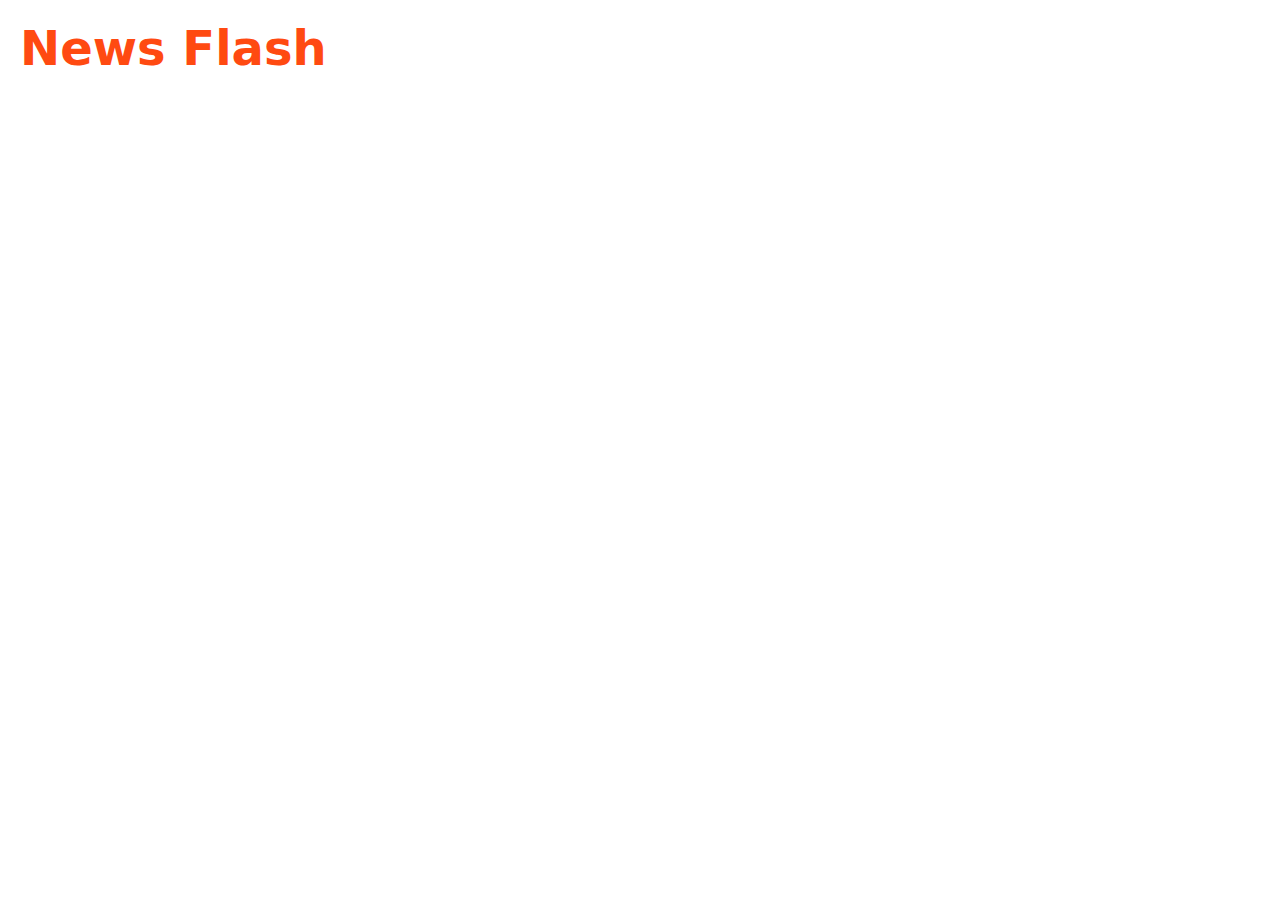
<file: js-array-methods-2_news-flash/index.html>
<!DOCTYPE html>
<html lang="en">
  <head>
    <meta charset="utf-8" />
    <meta
      name="viewport"
      content="width=device-width, initial-scale=1, shrink-to-fit=no"
    />
    <title>News Flash</title>
    <link rel="stylesheet" href="./styles.css" />
    <script type="module" src="./index.js"></script>
  </head>
  <body>
    <h1>News Flash</h1>
    <ul class="card-container" data-js="card-container"></ul>
  </body>
</html>
</file>
<file: css-basics_button-styles/css/styles.css>
/* Please scroll down to the start of your exercise! */

* {
  box-sizing: border-box;
}

body {
  display: grid;
  grid-template-columns: 1fr 1fr;
  height: 100vh;
}

section {
  background-color: lemonchiffon;
  display: grid;
  place-items: center;
}

.skyblue {
  background-color: skyblue;
}

button {
  background-color: white;
  padding: 8px 25px;
}

/* Your exercise starts here */

/* Add your CSS styles below this line. Feel free to replace the comments with your code. Make sure not to put your code into the comments, because then nothing will happen. */

.button1 {
  border-radius: 8px;
  /*Style me! Change my border, set a border radius or what you want to try out. :) */
}

.button2 {
  color: green;
  background: lightgreen;

  /*Style me! Change my color, or my background-color. Or both! You can test out different color modes here - like HEX, RGB, ... */
}

.button3 {
  font-style: italic;
  font-size: medium;
  /*Style me! You can test out changing the font, or font size, ...*/
}

.button4 {
  box-shadow: 0 8px 16px 0 rgba(0, 0, 0, 0.2), 0 6px 20px 0 rgba(0, 0, 0, 0.19);
  /*Style me! Can you add a shadow to this button? Maybe play around with the shadow properties, as well? You can even color the shadow, make it bigger or smaller, ... */
}

/* Feel free to play around with other properties, as well. */
</file>
<file: css-basics_combined-users/css/styles.css>
/*
  Scroll down to the bottom of the file
  to see the instructions for this exercise.
   ⬇
*/

*,
*::before,
*::after {
  box-sizing: border-box;
}

body {
  font-family: system-ui;
  background-color: #f1f4f7;
  padding: 0 48px;
  color: #021414;
}

main,
aside {
  max-width: 250px;
  margin: 24px auto;
  padding: 12px 12px;
  border: 2px dotted lightslategray;
  border-radius: 4px;
  position: relative;
}

ul {
  width: max-content;
}

li {
  margin: 8px 0;
}

.user {
  position: relative;
  border: 2px solid lightslategray;
  border-radius: 8px;
  box-shadow: 4px 4px 0 lightslategray;
  padding: 20px;
  max-width: 400px;
  margin: 0;
  background-color: white;
}

.name {
  font-size: 16px;
  text-transform: uppercase;
  margin: 0;
}

.bio {
  display: none;
  font-size: 12px;
  color: darkslategray;
  margin: 6px 0;
}

.location {
  font-size: 10px;
  font-weight: 600;
  text-align: start;
  margin: 0;
  color: darkslategray;
}

/*
  Part 1

  Make .user elements inside the aside smaller:
    - reduce the max-width to 250px
    - reduce the padding to 12px
    - reduce the border-radius to 4px
    - reduce the font-size of the .name to 16px
    - reduce the font-size of the .bio to 12px
    - set the margin of the .bio to "6px 0"
    - reduce the font-size of the .location to 10px
  

  Make sure to not change the styles of the .user element anywhere else.
  
  To facilitate layout debugging, apply the 'debug' class to the <html> element. 
  This triggers visual helper styles from 'debug.css' that outline structural elements
  like <body>, <main>, <aside>, <ul>, and .user with labeled overlays for easy identification.
*/

/*
  Part 2

  For all .user elements inside an unordered list:
    - hide the .bio
    - align the .location to the left and set it's color to darkslategray

  Make sure to not change the styles of the .user element anywhere else.

  💡 You can use the display property to hide elements.
*/
</file>
<file: css-basics_combined-users/css/debug.css>
/*
  ⚠️ This file is for debugging purposes only.
  You do not have to understand or edit the code in this file. 🥳
*/

.debug :is(body, main, aside, ul, .user)::before {
  content: var(--debug-content);
  position: absolute;
  top: 2px;
  left: 2px;
  padding: 4px;
  background-color: #ff4a11;
  border-radius: 4px;
  font-size: 8px;
  color: white;
}

.debug :is(body, main, aside, ul, .user) {
  position: relative;
}

body {
  --debug-content: "body";
}

main {
  --debug-content: "main";
}

aside {
  --debug-content: "aside";
}

ul {
  --debug-content: "ul";
}

.user {
  --debug-content: ".user";
}
</file>
<file: css-basics_pink-box/css/styles.css>
*,
*::before,
*::after {
  box-sizing: border-box;
}

body {
  font-family: system-ui;
}

/* put a selector here to select div elements (see index.html) */
div {
  font-family: cursive;
  padding: 8px;

  box-sizing: content-box;
  width: 150px;
  height: 150px;
  background: hotpink;
  color: white;
  border-radius: 8px;
  /* ✨ feel free to experiment! */
}
</file>
<file: css-basics_pseudo-park/css/styles.css>
/*
  None of these styles are being applied to the HTML.
  Can you fix that?

  Once the styles are applied,
  the park should be pale yellow box with a dashed border.
*/

*,
*::before,
*::after {
  box-sizing: border-box;
}

.park {
  margin: 16px;
  border: 2px dashed silver;
  overflow: hidden;
  border-radius: 8px;
  background-color: lightgoldenrodyellow;
}

.animal {
  padding: 16px;
  font-size: 32px;
  /*
    The animals are very small.
    The size of the emojis is controlled via the font size.
    Set the font size to 32px.
  */
}

.giraffe {
  text-align: center;
}
.dino {
  text-align: end;
}

.giraffe:hover {
  background-color: lightgreen;
}
.crocodile:hover {
  background-color: lightblue;
}
.dino:hover {
  background-color: lightsalmon;
}
/* 
  he animals want some color! 🎨
  When the mouse hovers over an animal, change the background color.
   - The crocodile wants to be lightblue.
   - The giraffe likes lightgreen.
   - The dino is a huge fan of lightsalmon.

  💡 You'll need to use a pseudo class selector for each animal.
*/
</file>
<file: css-positioning_absolute-no-advanced-requirements/css/styles.css>
*,
*::before,
*::after {
  box-sizing: border-box;
}

body {
  margin: 0;
  font-family: system-ui;
}

main {
  width: 500px;
  height: 600px;
  border: 1px solid black;
  margin: 5em auto;
  position: relative;
}

.box {
  display: flex;
  align-items: center;
  justify-content: center;
  height: 80px;
  width: 80px;
  text-align: center;
}

/**
 * Look at the selectors defined below.
 * Position each element, so that the placement matches the name of the selector.
 * Adjust the rule-sets for each selector to satisfy the name.
 *
 * @example
 * .box--top-left -> This element should be be placed in the top, left corner.
 */

.box--top-left {
  background-color: #aed6f1;
  position: absolute;
}

.box--top-center {
  background-color: #85c1e9;
  position: absolute;
  left: 200px;
  top: 0;
}

.box--top-right {
  background-color: #5dade2;
  position: absolute;
  top: 0px;
  right: 0;
}

.box--center {
  background-color: #3498db;
  position: absolute;
  bottom: 250px;
  left: 200px;
}

.box--bottom-left {
  background-color: #2874a6;
  position: absolute;
  bottom: 0px;
  left: 0;
}

.box--bottom-center {
  background-color: #21618c;
  position: absolute;
  left: 200px;
  bottom: 0;
}

.box--bottom-right {
  background-color: #1b4f72;
  position: absolute;
  bottom: 0px;
  right: 0;
}
</file>
<file: css-positioning_layout-with-position/css/styles.css>
*,
*::before,
*::after {
  box-sizing: border-box;
}

body {
  display: flex;
  flex-direction: column;
  margin: 80px 0 45px 0;
  font-family: system-ui;
}

/**
 *
 * Place the header at the top of the viewport and make sure, that it remains there when the
 * document is scrolled.
 */
.header {
  background: #140523;
  color: #ffffff;
  height: 80px;
  box-shadow: rgba(0, 0, 0, 0.24) 0 3px 8px;
  padding: 10px;
  position: fixed;
  width: 100%;
  top: 0;
  z-index: 1;
}

.header__text {
  color: #ff4a11;
}

.header__heading {
  margin: 0;
}

/**
 *
 * Place the footer at the bottom of the viewport and make sure, that it remains there when the
 * document is scrolled.
 */
.footer {
  background: #140523;
  color: #ffffff;
  height: 48px;
  position: fixed;
  bottom: 0;
  right: 0;
  left: 0;
}

/**
 *
 * Define the card as reference frame for descendant elements, that require absolute positioning.
 */
.card {
  margin: 20px 10%;
  border: 5px solid #252629;
  padding: 3% 10%;
  scroll-margin-top: 100px;
  border-radius: 2rem;
  position: relative;
}

.card__heading {
  margin: 0 0 10px 0;
}

/**
 * Place the bookmark in the top, right corner of each card.
 */
.card__bookmark {
  border: 2px solid #ff4a11;
  font-size: 2em;
  padding: 6px 12px;
  border-radius: 50%;
  box-shadow: rgba(0, 0, 0, 0.24) 0 3px 8px;
  top: 10px;
  left: 1450px;
  position: absolute;
  top: 0;
  right: 0px;
}

/**
 * The go-to-top button should cover all other elements, so that it is always visible, and
 * unaffected when the document is scrolled.
 */
.goto-top {
  width: 48px;
  height: 48px;
  padding: 8px;
  border-radius: 50%;
  background: #ff4a11;
  color: white;
  box-shadow: 0 6px 8px rgba(0, 0, 0, 0.4);
  text-decoration: none;
  flex-shrink: 0;
  display: flex;
  align-items: center;
  justify-content: center;
  position: sticky;
  z-index: 1;
  bottom: 55px;
}
</file>
<file: js-array-methods-2_employees/css/styles.css>
*,
*::before,
*::after {
  box-sizing: border-box;
}

.employee-list {
  display: flex;
  flex-wrap: wrap;
  gap: 1.5em;
}
.card {
  width: 200px;
  background-color: #f2b738;
  padding: 0.5em;
  text-align: center;
  border-radius: 5px;
  font-family: monospace;
  font-size: 0.8em;
  margin-top: 0.5em;
}
h1 {
  text-align: center;
}
input {
  padding: 0.4em;
}
form {
  display: flex;
  justify-content: baseline;
  align-items: center;
  gap: 1em;
  flex-wrap: wrap;
}
label {
  font-size: 1em;
  align-self: center;
}
</file>
<file: js-array-methods-2_fun-with-flags/styles.css>
@import "./styles/global.css";

@import "./components/Country/Country.css";
</file>
<file: js-array-methods-2_news-flash/styles.css>
@import "./components/Card/Card.css";
@import "./css/globals.css";
</file>
